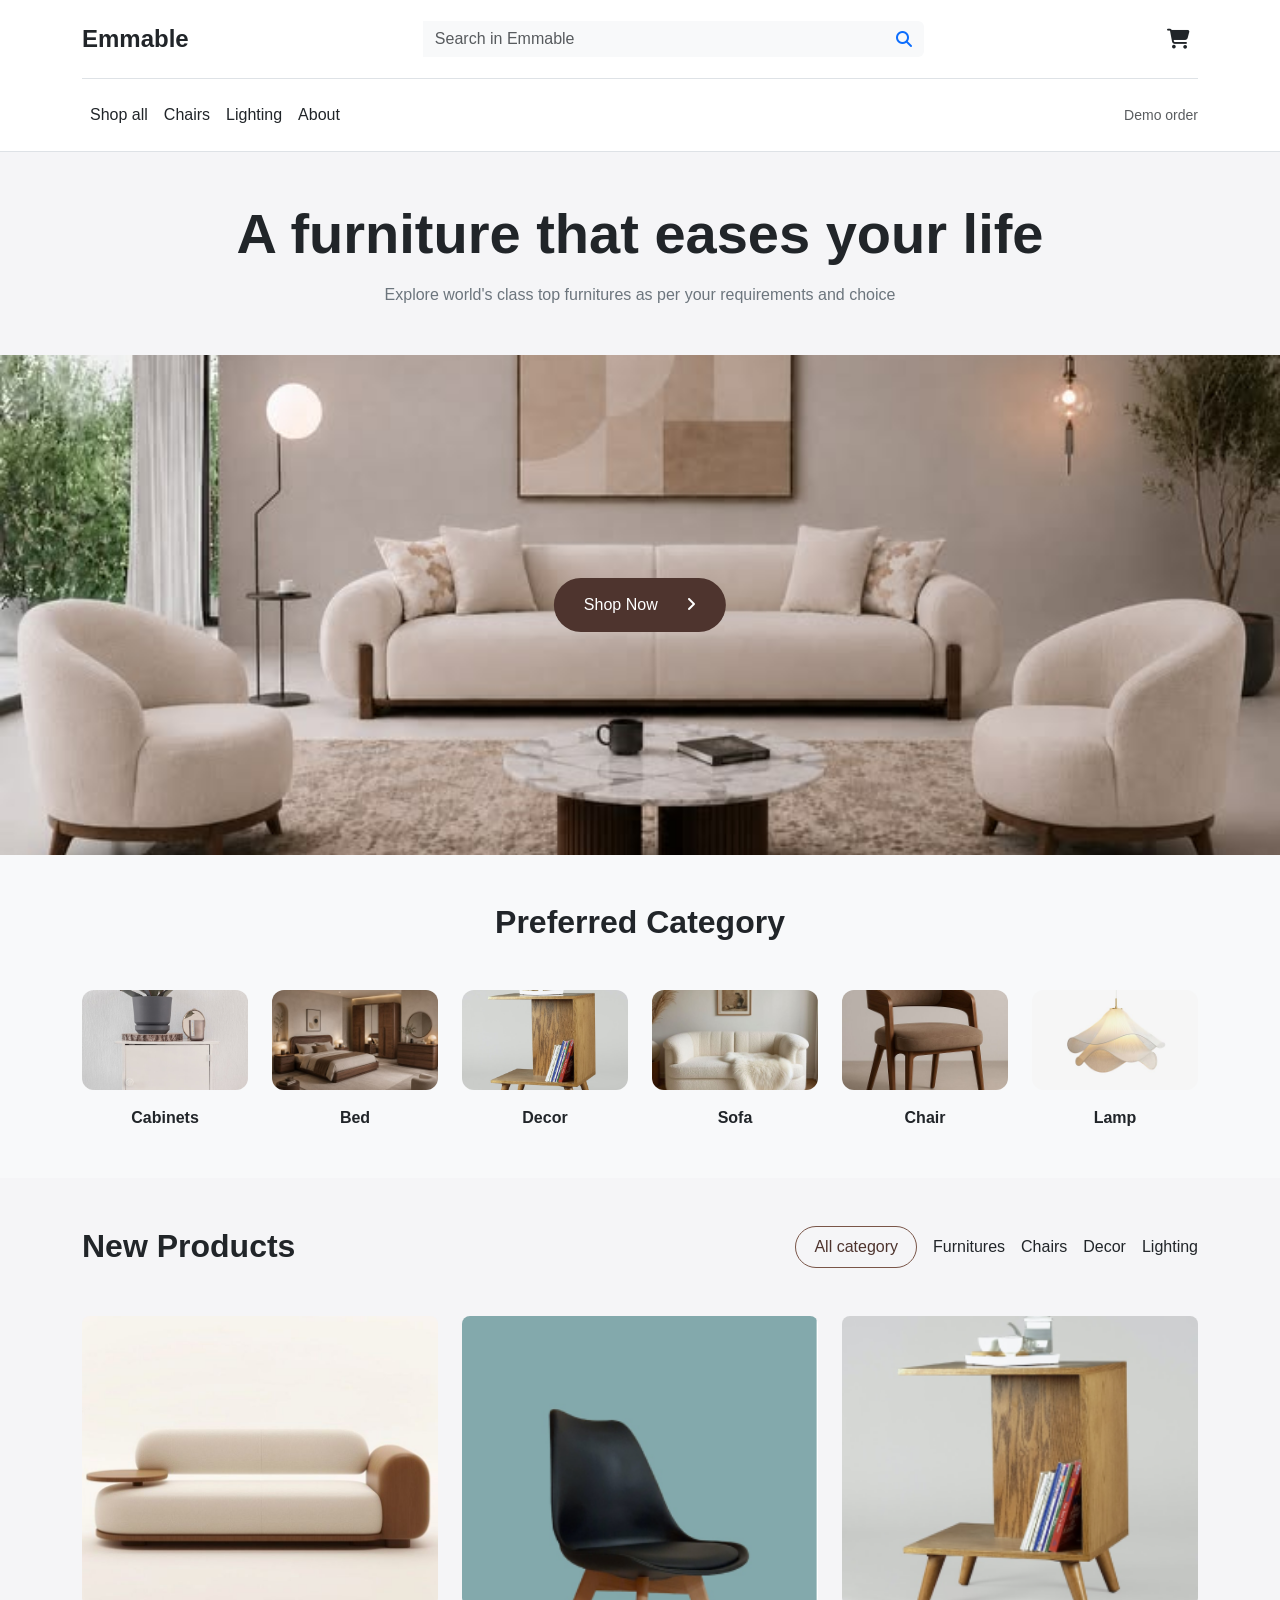
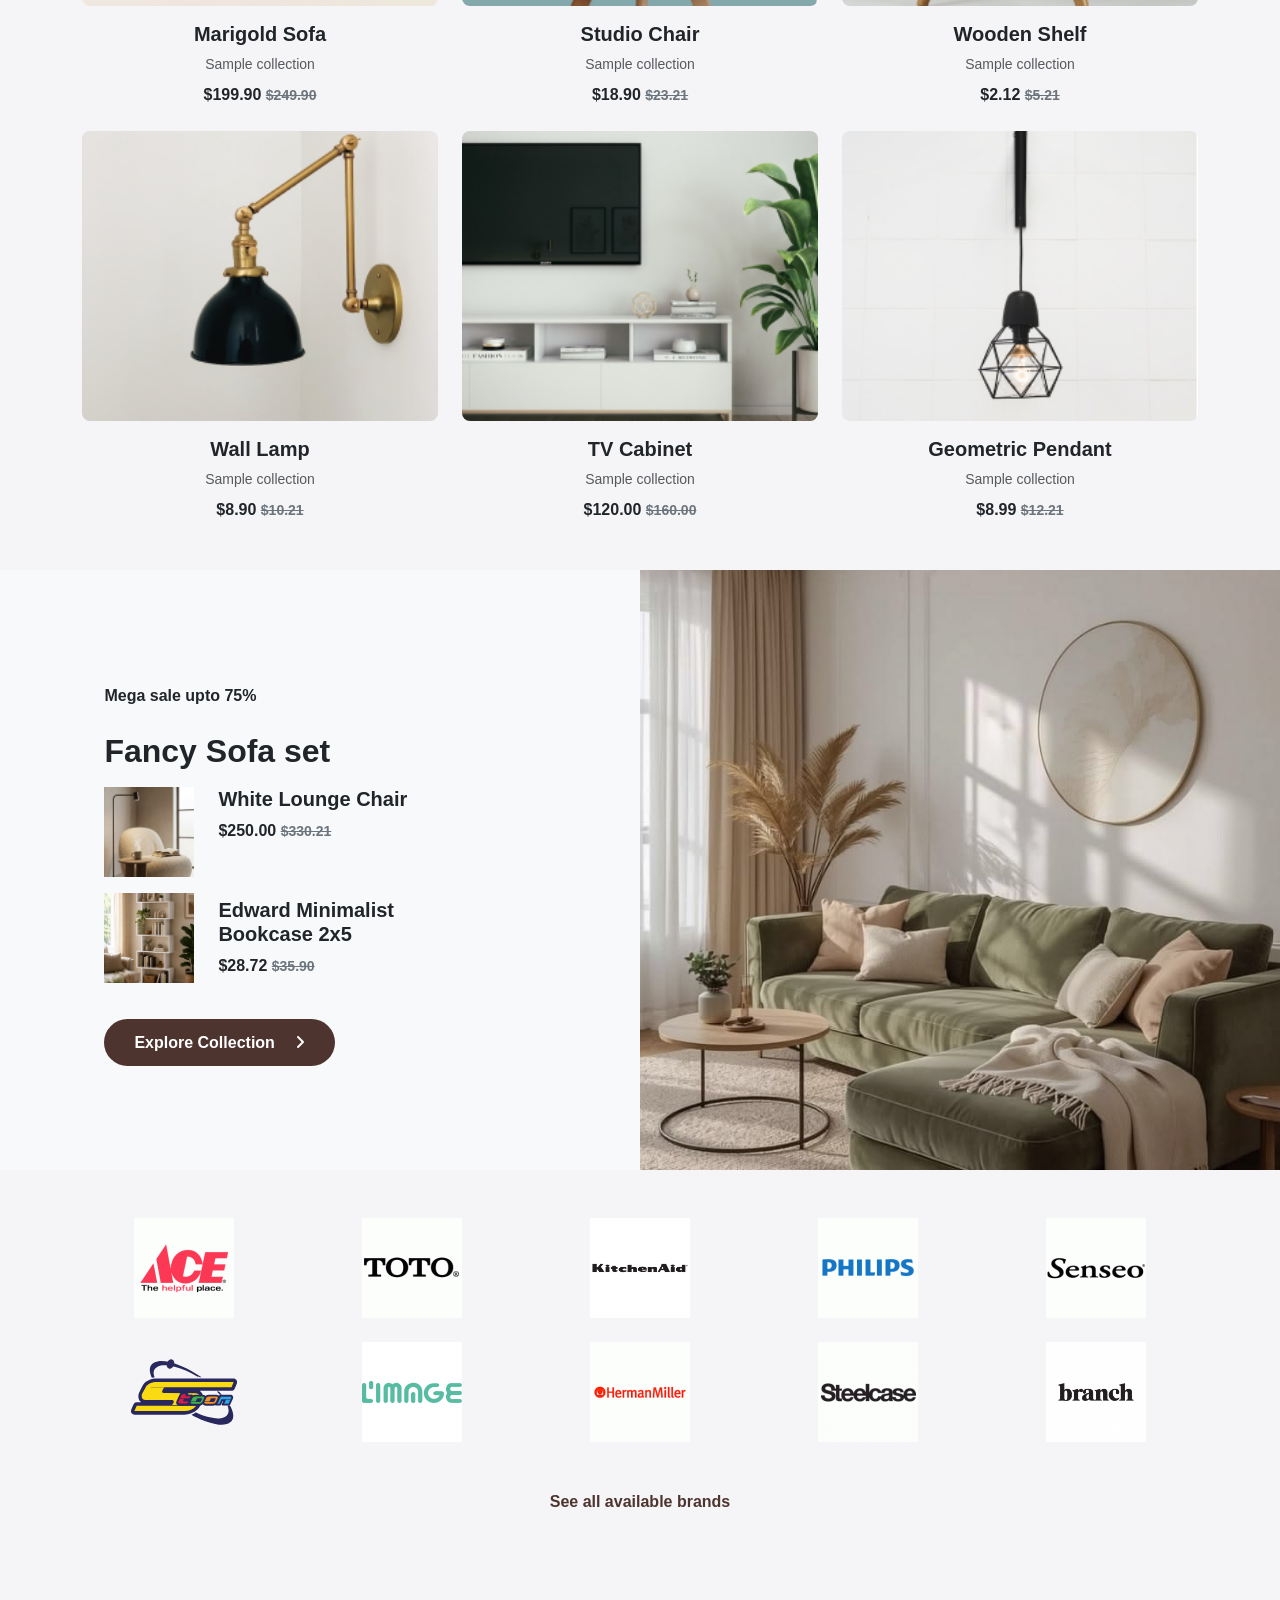
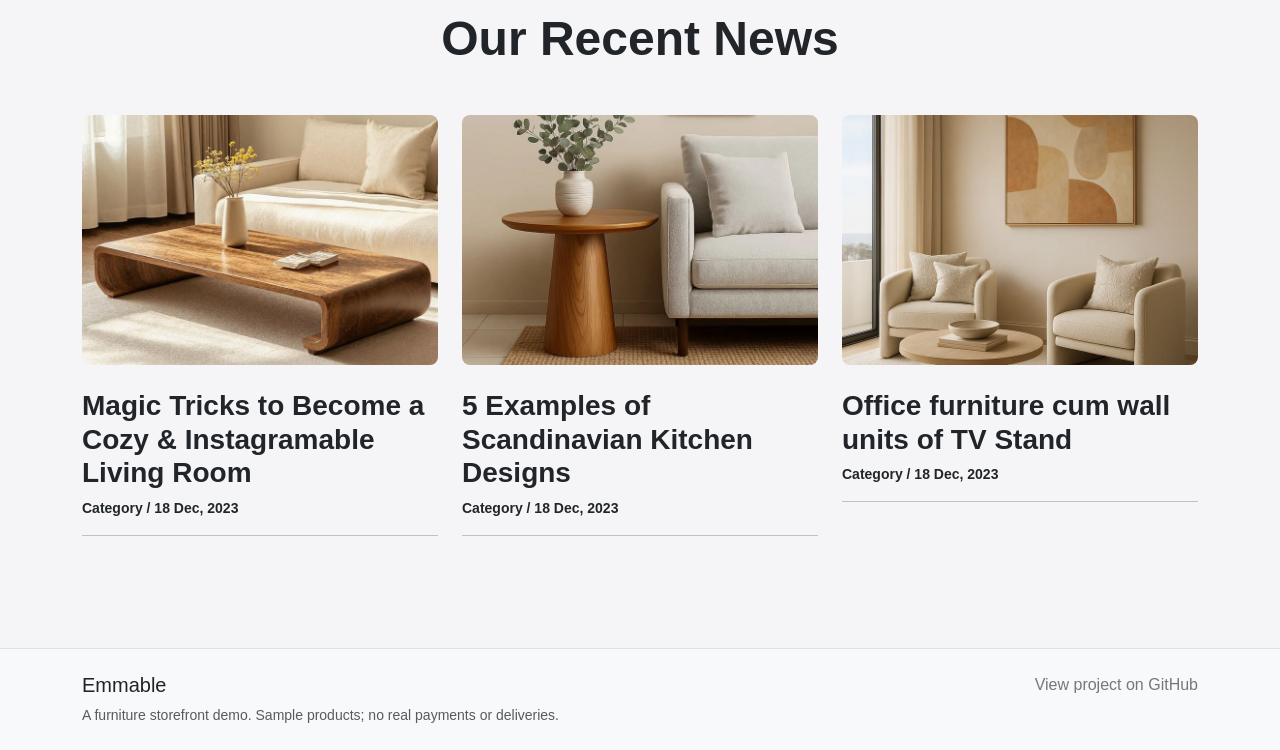
<file: index.html>
<!DOCTYPE html>
<html lang="en">
<head>
    <meta charset="UTF-8">
    <meta name="viewport" content="width=device-width, initial-scale=1.0">
    <title>Emmable | Furniture & Home Decor</title>
    <meta name="description" content="Browse Emmable's furniture and home decor collection, including sofas, chairs, tables, and lighting for every room.">
    <link rel="canonical" href="https://furniture-e-commerce-sand.vercel.app/index.html">
    <meta property="og:title" content="Emmable | Furniture & Home Decor">
    <meta property="og:description" content="Browse Emmable's furniture and home decor collection, including sofas, chairs, tables, and lighting for every room.">
    <meta property="og:type" content="website">
    <meta property="og:url" content="https://furniture-e-commerce-sand.vercel.app/index.html">
    <link rel="stylesheet" href="css/bootstrap.css">
    <link rel="stylesheet" href="css/all.min.css">
    <link rel="stylesheet" href="css/style.css">
</head>

<body>

    <header class="border-bottom sticky-top bg-white">
        <div class="container">
            <div class="d-flex align-items-center justify-content-between py-3 gap-4">
                <a href="index.html" class="navbar-brand fw-bold fs-4 text-dark text-nowrap">Emmable</a>

                <div class="input-group flex-grow-1 search-box">
                    <label for="siteSearchInput" class="visually-hidden">Search in Emmable</label>
                    <input type="text" class="form-control bg-light border-0" placeholder="Search in Emmable" id="siteSearchInput">
                    <button type="button" class="input-group-text bg-light border-0" onclick="performSiteSearch()" aria-label="Search"><i class="fa-solid fa-magnifying-glass text-primary" aria-hidden="true"></i></button>
                </div>

                <div class="d-flex align-items-center gap-3 fs-5 flex-shrink-0">

                    <div class="position-relative">
                        <a href="shopping.html" class="text-dark p-2" id="cartToggle" aria-label="Open cart" aria-controls="cartDropdown"><i class="fa-solid fa-cart-shopping"></i></a>

                        <div class="cart-dropdown bg-white shadow rounded-3 p-3 position-absolute top-100 end-0 mt-2 d-none" id="cartDropdown">
                            <p class="fw-bold mb-3">Cart (<span id="cartCount">0</span>)</p>

                            <div id="cartItemsContainer"></div>

                            <div class="d-flex justify-content-between mb-3">
                                <span class="fw-semibold">Subtotal</span>
                                <span class="fw-bold" id="cartSubtotal">$36.88</span>
                            </div>

                            <a href="shipping.html" class="btn btn-primary w-100 rounded-pill mb-2">Checkout</a>
                            <a href="shopping.html" class="btn btn-outline-dark w-100 rounded-pill">View Cart</a>
                        </div>
                    </div>

                </div>
            </div>

            <div class="d-flex justify-content-between align-items-center py-3 border-top">
                <ul class="nav">
                    <li class="nav-item"><a class="nav-link text-dark px-2" href="products.html">Room <i class="fa-solid fa-chevron-down small"></i></a></li>
                    <li class="nav-item"><a class="nav-link text-dark px-2" href="products.html">Product <i class="fa-solid fa-chevron-down small"></i></a></li>
                    <li class="nav-item"><a class="nav-link text-dark px-2" href="products.html">Collections</a></li>
                    <li class="nav-item"><a class="nav-link text-dark px-2" href="index.html#contact">About</a></li>
                </ul>

                <div class="d-flex gap-4 text-muted small">

                    <a href="order-success.html" class="text-muted text-decoration-none">Demo order</a>
                </div>
            </div>
        </div>
    </header>

     <section class="text-center py-5">
        <div class="container">
            <h1 class="hero-title fw-bold display-4">
                A furniture that eases your life
            </h1>

            <p class="text-secondary mt-3 mb-0">
                Explore world's class top furnitures as per your requirements and choice
            </p>
        </div>

    </section>

    <section class="hero-image position-relative">
        <img src="images/New Vionse Life.jpg" class="w-100 d-block object-fit-cover" alt="Furnished living room with sofa and armchairs">

        <a href="products.html" class="shop-btn position-absolute top-50 start-50 translate-middle">
             Shop Now
            <i class="fa-solid fa-angle-right ms-4"></i>
        </a>

    </section>

    <section class="py-5 bg-light">
        <div class="container">
            <h2 class="text-center fw-bold mb-5"> Preferred Category</h2>
            <div class="row g-4">

                <div class="col-lg-2 col-md-4 col-6 text-center">

                    <a href="products.html?category=cabinet">
                        <img src="images/image13.png" class="category-img w-100" alt="Cabinets">
                    </a>
                    <p class="mt-3 mb-0 fw-semibold">Cabinets</p>
                </div>

                <div class="col-lg-2 col-md-4 col-6 text-center">
                    <a href="products.html?category=bed">

                        <img src="images/bed.jpg" class="category-img w-100" alt="Bed">
                    </a>
                    <p class="mt-3 mb-0 fw-semibold">Bed</p>
                </div>

                <div class="col-lg-2 col-md-4 col-6 text-center">
                    <a href="products.html?category=decor">

                        <img src="images/image15.png" class="category-img w-100" alt="Decor">
                    </a>
                    <p class="mt-3 mb-0 fw-semibold">Decor</p>
                </div>

                <div class="col-lg-2 col-md-4 col-6 text-center">
                    <a href="products.html?category=sofa">
                        <img src="images/sofa.jpg"  class="category-img w-100" alt="Sofa">
                    </a>
                    <p class="mt-3 mb-0 fw-semibold">Sofa</p>
                </div>

                <div class="col-lg-2 col-md-4 col-6 text-center">
                    <a href="products.html?category=chair">
                        <img src="images/chair.jpg" class="category-img w-100" alt="Chair">
                    </a>
                    <p class="mt-3 mb-0 fw-semibold">Chair</p>
                </div>

                <div class="col-lg-2 col-md-4 col-6 text-center">
                    <a href="products.html?category=lamp">
                        <img src="images/lampa.jpg" class="category-img w-100" alt="Lamp">
                    </a>
                    <p class="mt-3 mb-0 fw-semibold">Lamp</p>
                </div>
            </div>
        </div>
    </section>

    <section class="new-products py-5">
        <div class="container" id="Products">
            <div class="products-head d-flex justify-content-between align-items-center mb-5 flex-wrap gap-2">
                <h2 class="fw-bold m-0"> New Products</h2>

                <ul class="category-menu list-unstyled d-flex gap-3 align-items-center m-0 flex-nowrap overflow-auto">
                    <li class="active-category" data-filter="all"> All category </li>
                    <li data-filter="furniture"> Furnitures </li>
                    <li data-filter="chairs"> Chairs </li>
                    <li data-filter="decor"> Decor </li>
                    <li data-filter="lighting"> Lighting</li>
                </ul>
            </div>
            <div class="row g-4" id="homeNewProductsGrid"></div>
            </div>
    </section>

    <section class="collection-section">
        <div class="container-fluid bg-light">
            <div class="row align-items-center">
                <div class="col-lg-6 order-2 order-lg-1 z-0">
                    <div class="collection-content">
                        <p class="fw-bold mb-4"> Mega sale upto 75% </p>

                        <h2 class="fw-bold mb-3 collection-title"> Fancy Sofa set </h2>
                        <div class="d-flex mb-3">
                            <img src="images/white-lounge-chair.jpg" class="small-product-img" alt="White Lounge Chair" loading="lazy">
                            <div class="ms-4">
                                <h5 class="fw-bold"> White Lounge Chair </h5>

                                <p class="fw-bold mb-0">  $250.00

                                    <del class="text-secondary small"> $330.21 </del>
                                </p>
                            </div>

                        </div>

                        <div class="d-flex align-items-center mb-5">
                            <img src="images/Bookcase.jpg" class="small-product-img" alt="Bookcase" loading="lazy">
                            <div class="ms-4">
                                <h5 class="fw-bold">Edward Minimalist
                                    <br>
                                    Bookcase 2x5
                                </h5>

                                <p class="fw-bold mb-0"> $28.72
                                    <del class="text-secondary small"> $35.90</del>
                                </p>
                            </div>
                        </div>

                        <a href="products.html" class="collection-btn"> Explore Collection <i class="fa-solid fa-angle-right ms-3"></i>
                        </a>
                    </div>

                </div>

                <div class="col-lg-6 order-1 order-lg-2 p-0">
                    <img src="images/sofe set.jpg" class="collection-img w-100" alt="Fancy Sofa" loading="lazy">
                </div>
            </div>
        </div>
    </section>

    <section class="brands-section py-5">
        <div class="container">
            <div class="row row-cols-2 row-cols-sm-3 row-cols-md-5 g-4 align-items-center text-center">
                <div class="col">
                    <img src="images/brand.gif" class="brand-img" alt="" loading="lazy">
                </div>

                <div class="col">
                    <img src="images/B-2.png" class="brand-img" alt="" loading="lazy">
                </div>

                <div class="col">
                    <img src="images/B-3.png" class="brand-img" alt="" loading="lazy">
                </div>

                <div class="col">
                    <img src="images/b-4.png" class="brand-img" alt="" loading="lazy">
                </div>

                <div class="col">
                    <img src="images/b-5.gif" class="brand-img" alt="" loading="lazy">
                </div>

                <div class="col">
                    <img src="images/B-51.svg" class="brand-img" alt="" loading="lazy">
                </div>

                <div class="col">
                    <img src="images/b-6.png" class="brand-img" alt="" loading="lazy">
                </div>

                <div class="col">
                    <img src="images/b-8.gif" class="brand-img" alt="" loading="lazy">
                </div>

                <div class="col">
                    <img src="images/b-9.gif" class="brand-img" alt="" loading="lazy">
                </div>

                <div class="col">
                    <img src="images/b-10.png" class="brand-img" alt="" loading="lazy">
                </div>

            </div>

            <div class="text-center mt-5">
                <a href="products.html" class="all-brands fw-bold text-decoration-none"> See all available brands</a>
            </div>
        </div>
    </section>

    <section class="recent-news py-5">
        <div class="container">
            <h2 class="text-center fw-bold display-5 mb-5"> Our Recent News </h2>
            <div class="row g-4">

                <div class="col-lg-4 col-md-6">
                    <div class="news-card">

                        <img src="images/z-1.jpg" class="w-100 rounded-3 news-img" alt="Magic Tricks to Become a Cozy and Instagramable Living Room" loading="lazy">
                        <h3 class="fw-bold mt-4">   Magic Tricks to Become a Cozy & Instagramable Living Room</h3>
                        <p class="fw-bold small"> Category / 18 Dec, 2023</p>
                        <hr>
                    </div>
                </div>

                <div class="col-lg-4 col-md-6">
                    <div class="news-card">

                        <img src="images/z-2.jpg" class="w-100 rounded-3 news-img" alt="5 Examples of Scandinavian Kitchen Designs" loading="lazy">
                        <h3 class="fw-bold mt-4"> 5 Examples of Scandinavian Kitchen Designs</h3>
                        <p class="fw-bold small">  Category / 18 Dec, 2023 </p>

                        <hr>

                    </div>
                </div>

                <div class="col-lg-4 col-md-6">

                    <div class="news-card">
                        <img src="images/z-3.jpg" class="w-100 rounded-3 news-img" alt="Office furniture cum wall units of TV Stand and Music Player" loading="lazy">
                        <h3 class="fw-bold mt-4"> Office furniture cum wall units of TV Stand</h3>
                        <p class="fw-bold small"> Category / 18 Dec, 2023 </p>

                        <hr>
                    </div>
                </div>
            </div>
        </div>
    </section>

    <footer id="contact" class="bg-light border-top mt-5 py-4"><div class="container d-flex justify-content-between flex-wrap gap-3"><div><h2 class="h5">Emmable</h2><p class="text-muted small mb-0">A furniture storefront demo. Sample products; no real payments or deliveries.</p></div><a href="https://github.com/moustafax7-dotcom/Furniture-E-Commerce">View project on GitHub</a></div></footer>
<script src="js/popper.min.js"></script>
    <script src="js/bootstrap.js"></script>
    <script src="js/main.js"></script>
</body>
</html>
</file>
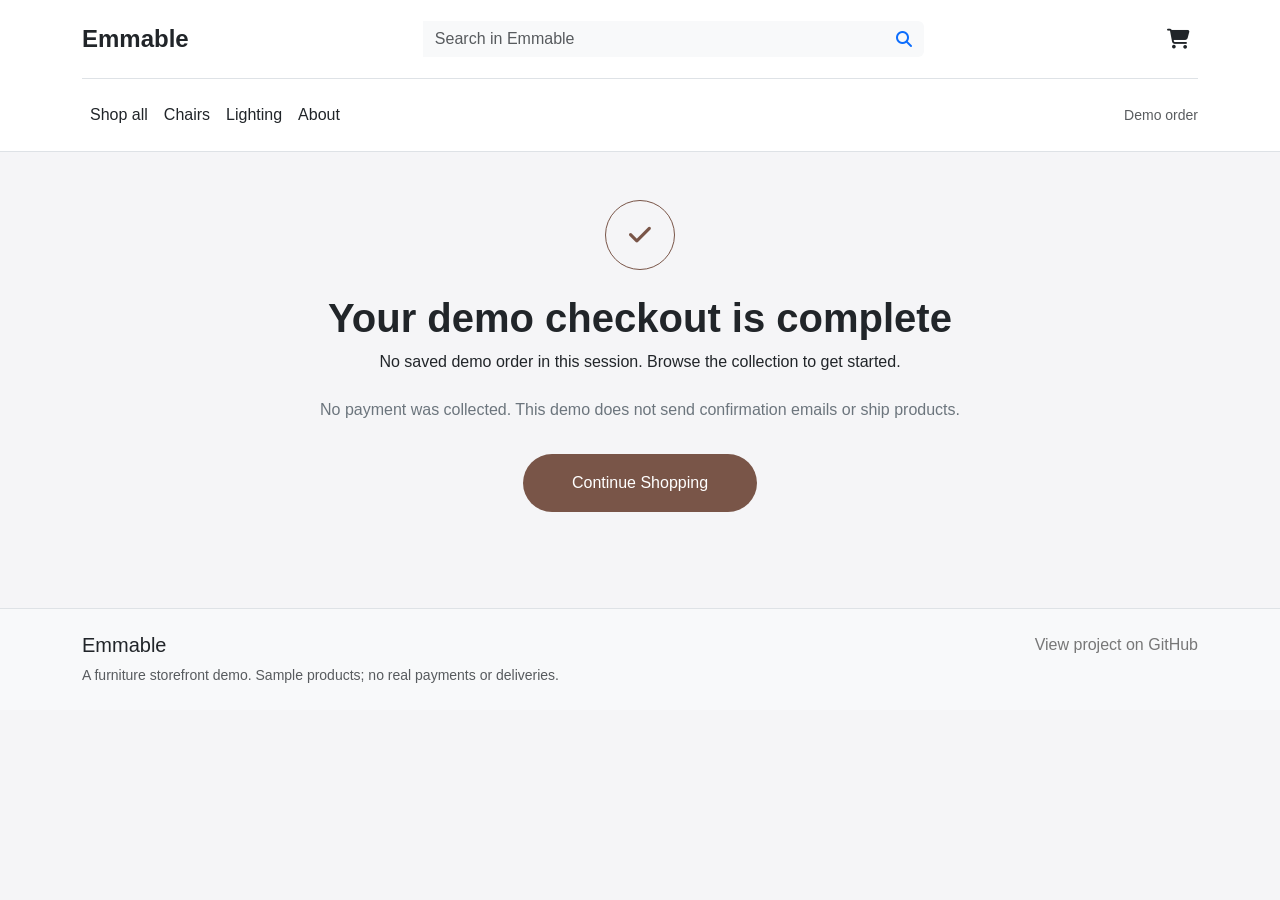
<file: order-success.html>
<!DOCTYPE html>
<html lang="en">
<head>
    <meta charset="UTF-8">
<meta name="robots" content="noindex,follow">
    <meta name="viewport" content="width=device-width, initial-scale=1.0">
    <title>Order Confirmed | Emmable</title>
    <meta name="description" content="Your Emmable order has been placed successfully.">
    <link rel="canonical" href="https://furniture-e-commerce-sand.vercel.app/order-success.html">
    <meta property="og:title" content="Order Confirmed | Emmable">
    <meta property="og:description" content="Your Emmable order has been placed successfully.">
    <meta property="og:type" content="website">
    <meta property="og:url" content="https://furniture-e-commerce-sand.vercel.app/order-success.html">

     <link rel="stylesheet" href="css/bootstrap.css">
    <link rel="stylesheet" href="css/all.min.css">
    <link rel="stylesheet" href="css/style.css">
</head>
<body>
     <header class="border-bottom sticky-top bg-white">
        <div class="container">
            <div class="d-flex align-items-center justify-content-between py-3 gap-4">
                <a href="index.html" class="navbar-brand fw-bold fs-4 text-dark text-nowrap">Emmable</a>

                <div class="input-group flex-grow-1 search-box">
                    <label for="siteSearchInput" class="visually-hidden">Search in Emmable</label>
                    <input type="text" class="form-control bg-light border-0" placeholder="Search in Emmable" id="siteSearchInput">
                    <button type="button" class="input-group-text bg-light border-0" onclick="performSiteSearch()" aria-label="Search"><i class="fa-solid fa-magnifying-glass text-primary" aria-hidden="true"></i></button>
                </div>

                <div class="d-flex align-items-center gap-3 fs-5 flex-shrink-0">

                    <div class="position-relative">
                        <a href="shopping.html" class="text-dark p-2" id="cartToggle" aria-label="Open cart" aria-controls="cartDropdown"><i class="fa-solid fa-cart-shopping"></i></a>

                        <div class="cart-dropdown bg-white shadow rounded-3 p-3 position-absolute top-100 end-0 mt-2 d-none" id="cartDropdown">
                            <p class="fw-bold mb-3">Cart (<span id="cartCount">0</span>)</p>

                            <div id="cartItemsContainer"></div>

                            <div class="d-flex justify-content-between mb-3">
                                <span class="fw-semibold">Subtotal</span>
                                <span class="fw-bold" id="cartSubtotal">$36.88</span>
                            </div>

                            <a href="shipping.html" class="btn btn-primary w-100 rounded-pill mb-2">Checkout</a>
                            <a href="shopping.html" class="btn btn-outline-dark w-100 rounded-pill">View Cart</a>
                        </div>
                    </div>

                </div>
            </div>

            <div class="d-flex justify-content-between align-items-center py-3 border-top">
                <ul class="nav">
                    <li class="nav-item"><a class="nav-link text-dark px-2" href="products.html">Room <i class="fa-solid fa-chevron-down small"></i></a></li>
                    <li class="nav-item"><a class="nav-link text-dark px-2" href="products.html">Product <i class="fa-solid fa-chevron-down small"></i></a></li>
                    <li class="nav-item"><a class="nav-link text-dark px-2" href="products.html">Collections</a></li>
                    <li class="nav-item"><a class="nav-link text-dark px-2" href="index.html#contact">About</a></li>
                </ul>

                <div class="d-flex gap-4 text-muted small">

                    <a href="order-success.html" class="text-muted text-decoration-none">Demo order</a>
                </div>
            </div>
        </div>
    </header>

    <section class="py-5">
    <div class="container text-center">

        <div class="check-icon mx-auto mb-4">
            <i class="fa-solid fa-check"></i>
        </div>

        <h1 class="fw-bold">
            Your demo checkout is complete
        </h1>

        <p class="fw-medium" id="savedOrder">
            Loading order summary…
        </p>

        <p class="text-secondary mt-4">
            No payment was collected. This demo does not send confirmation emails or ship products.
        </p>

        <a href="products.html" class="btn check-btn rounded-pill px-5 py-3 mt-3">
            Continue Shopping
        </a>

    </div>
    </section>

    <footer id="contact" class="bg-light border-top mt-5 py-4"><div class="container d-flex justify-content-between flex-wrap gap-3"><div><h2 class="h5">Emmable</h2><p class="text-muted small mb-0">A furniture storefront demo. Sample products; no real payments or deliveries.</p></div><a href="https://github.com/moustafax7-dotcom/Furniture-E-Commerce">View project on GitHub</a></div></footer>
<script src="js/popper.min.js"></script>
    <script src="js/bootstrap.js"></script>
    <script src="js/main.js"></script>
  </body>
</html>
</file>
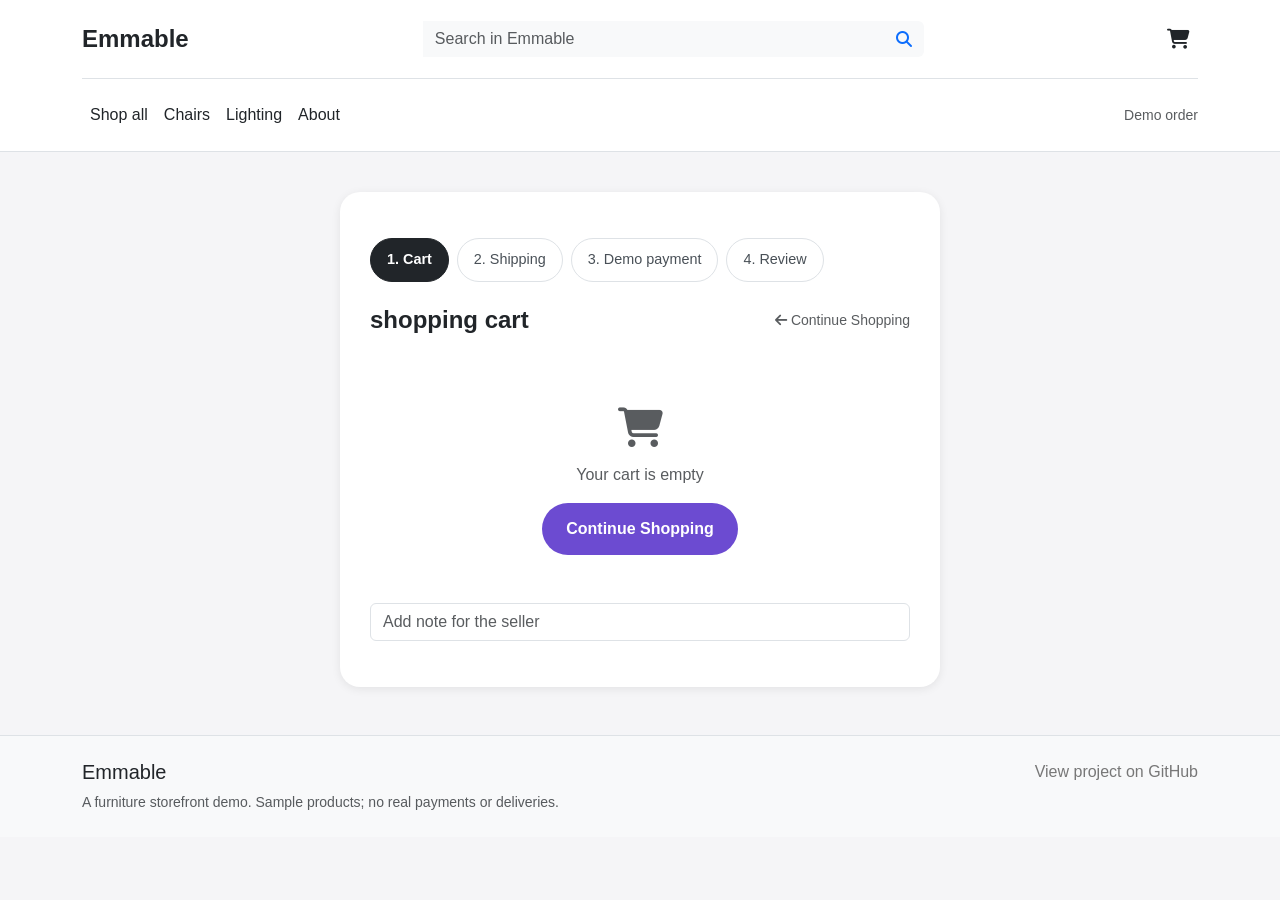
<file: payment.html>
<!DOCTYPE html>
<html lang="en">
<head>
    <meta charset="UTF-8">
<meta name="robots" content="noindex,follow">
    <meta name="viewport" content="width=device-width, initial-scale=1.0">
    <title>Payment | Emmable</title>
    <meta name="description" content="Choose a payment method to complete your Emmable order.">
    <link rel="canonical" href="https://furniture-e-commerce-sand.vercel.app/payment.html">
    <meta property="og:title" content="Payment | Emmable">
    <meta property="og:description" content="Choose a payment method to complete your Emmable order.">
    <meta property="og:type" content="website">
    <meta property="og:url" content="https://furniture-e-commerce-sand.vercel.app/payment.html">
    <link rel="stylesheet" href="css/bootstrap.css">
    <link rel="stylesheet" href="css/all.min.css">
    <link rel="stylesheet" href="css/style.css">
</head>
<body>
    <header class="border-bottom sticky-top bg-white">
        <div class="container">
            <div class="d-flex align-items-center justify-content-between py-3 gap-4">
                <a href="index.html" class="navbar-brand fw-bold fs-4 text-dark text-nowrap">Emmable</a>

                <div class="input-group flex-grow-1 search-box">
                    <label for="siteSearchInput" class="visually-hidden">Search in Emmable</label>
                    <input type="text" class="form-control bg-light border-0" placeholder="Search in Emmable" id="siteSearchInput">
                    <button type="button" class="input-group-text bg-light border-0" onclick="performSiteSearch()" aria-label="Search"><i class="fa-solid fa-magnifying-glass text-primary" aria-hidden="true"></i></button>
                </div>

                <div class="d-flex align-items-center gap-3 fs-5 flex-shrink-0">

                    <div class="position-relative">
                        <a href="shopping.html" class="text-dark p-2" id="cartToggle" aria-label="Open cart" aria-controls="cartDropdown"><i class="fa-solid fa-cart-shopping"></i></a>

                        <div class="cart-dropdown bg-white shadow rounded-3 p-3 position-absolute top-100 end-0 mt-2 d-none" id="cartDropdown">
                            <p class="fw-bold mb-3">Cart (<span id="cartCount">0</span>)</p>

                            <div id="cartItemsContainer"></div>

                            <div class="d-flex justify-content-between mb-3">
                                <span class="fw-semibold">Subtotal</span>
                                <span class="fw-bold" id="cartSubtotal">$36.88</span>
                            </div>

                            <a href="shipping.html" class="btn btn-primary w-100 rounded-pill mb-2">Checkout</a>
                            <a href="shopping.html" class="btn btn-outline-dark w-100 rounded-pill">View Cart</a>
                        </div>
                    </div>

                </div>
            </div>

            <div class="d-flex justify-content-between align-items-center py-3 border-top">
                <ul class="nav">
                    <li class="nav-item"><a class="nav-link text-dark px-2" href="products.html">Room <i class="fa-solid fa-chevron-down small"></i></a></li>
                    <li class="nav-item"><a class="nav-link text-dark px-2" href="products.html">Product <i class="fa-solid fa-chevron-down small"></i></a></li>
                    <li class="nav-item"><a class="nav-link text-dark px-2" href="products.html">Collections</a></li>
                    <li class="nav-item"><a class="nav-link text-dark px-2" href="index.html#contact">About</a></li>
                </ul>

                <div class="d-flex gap-4 text-muted small">

                    <a href="order-success.html" class="text-muted text-decoration-none">Demo order</a>
                </div>
            </div>
        </div>
    </header>

    <main class="container py-5" id="checkout-main-content">
        <div class="row gx-lg-5">
            <div class="col-lg-8 position-relative">
                <div class="step-line"></div>

                <div class="d-flex align-items-start mb-4 position-relative">
                    <div class="step-circle bg-purple text-white rounded-circle d-flex justify-content-center align-items-center me-3 fs-5 fw-bold">2</div>
                    <h2 class="fw-bold m-0 mt-1">Payment</h2>
                </div>

                <div class="mb-3">
                    <a href="shipping.html" class="text-muted small text-decoration-none"><i class="fa-solid fa-arrow-left me-1"></i>Back to Shipping</a>
                </div>

                <div class="ps-5 ms-2 mb-5">
                    <h5 class="mb-4">Choose Payment method</h5>

                    <form id="payment-form">
                        <div class="border rounded-3 p-4">
                            <h3 class="h5">Demo checkout</h3>
                            <p class="mb-0">Try the complete checkout flow. No payment is collected and no items are shipped. You do not need to enter card details.</p>
                        </div>
                    </form>
                </div>

                <div class="d-flex align-items-start opacity-50 position-relative mt-5">
                    <div class="step-circle border border-2 border-secondary text-secondary rounded-circle d-flex justify-content-center align-items-center me-3 fs-5 fw-bold bg-white">3</div>
                    <h3 class="fw-bold m-0 mt-1 fs-4 text-secondary">Review Order</h3>
                </div>
            </div>

            <div class="col-lg-4 mt-5 mt-lg-0">
                <div class="card border-0 shadow-sm rounded-4 p-4 sticky-top" style="top: 20px;">
                    <h5 class="fw-bold mb-4">Order Summary</h5>
                    <div class="d-flex justify-content-between mb-3">
                        <span class="text-muted">Subtotal</span>
                        <span class="fw-semibold" id="summarySubtotal">$0.00</span>
                    </div>
                    <div class="d-flex justify-content-between mb-3">
                        <span class="text-muted">Tax</span>
                        <span class="fw-semibold">$00.00</span>
                    </div>
                    <div class="d-flex justify-content-between mb-3 pb-3 border-bottom">
                        <span class="text-muted">Shipping</span>
                    <span class="fw-semibold">$14.00</span>
                    </div>
                    <div class="d-flex justify-content-between mb-4 mt-2">
                        <span class="fw-bold fs-5">Total</span>
                        <span class="fw-bold fs-5" id="summaryTotal">$0.00</span>
                    </div>
                    <button type="submit" form="payment-form" class="btn bg-purple text-white w-100 py-3 rounded-pill fw-bold fs-6">Next</button>
                </div>
            </div>
        </div>
    </main>

    <footer id="contact" class="bg-light border-top mt-5 py-4"><div class="container d-flex justify-content-between flex-wrap gap-3"><div><h2 class="h5">Emmable</h2><p class="text-muted small mb-0">A furniture storefront demo. Sample products; no real payments or deliveries.</p></div><a href="https://github.com/moustafax7-dotcom/Furniture-E-Commerce">View project on GitHub</a></div></footer>
<script src="js/popper.min.js"></script>
    <script src="js/bootstrap.js"></script>
    <script src="js/main.js"></script>
</body>
</html>
</file>
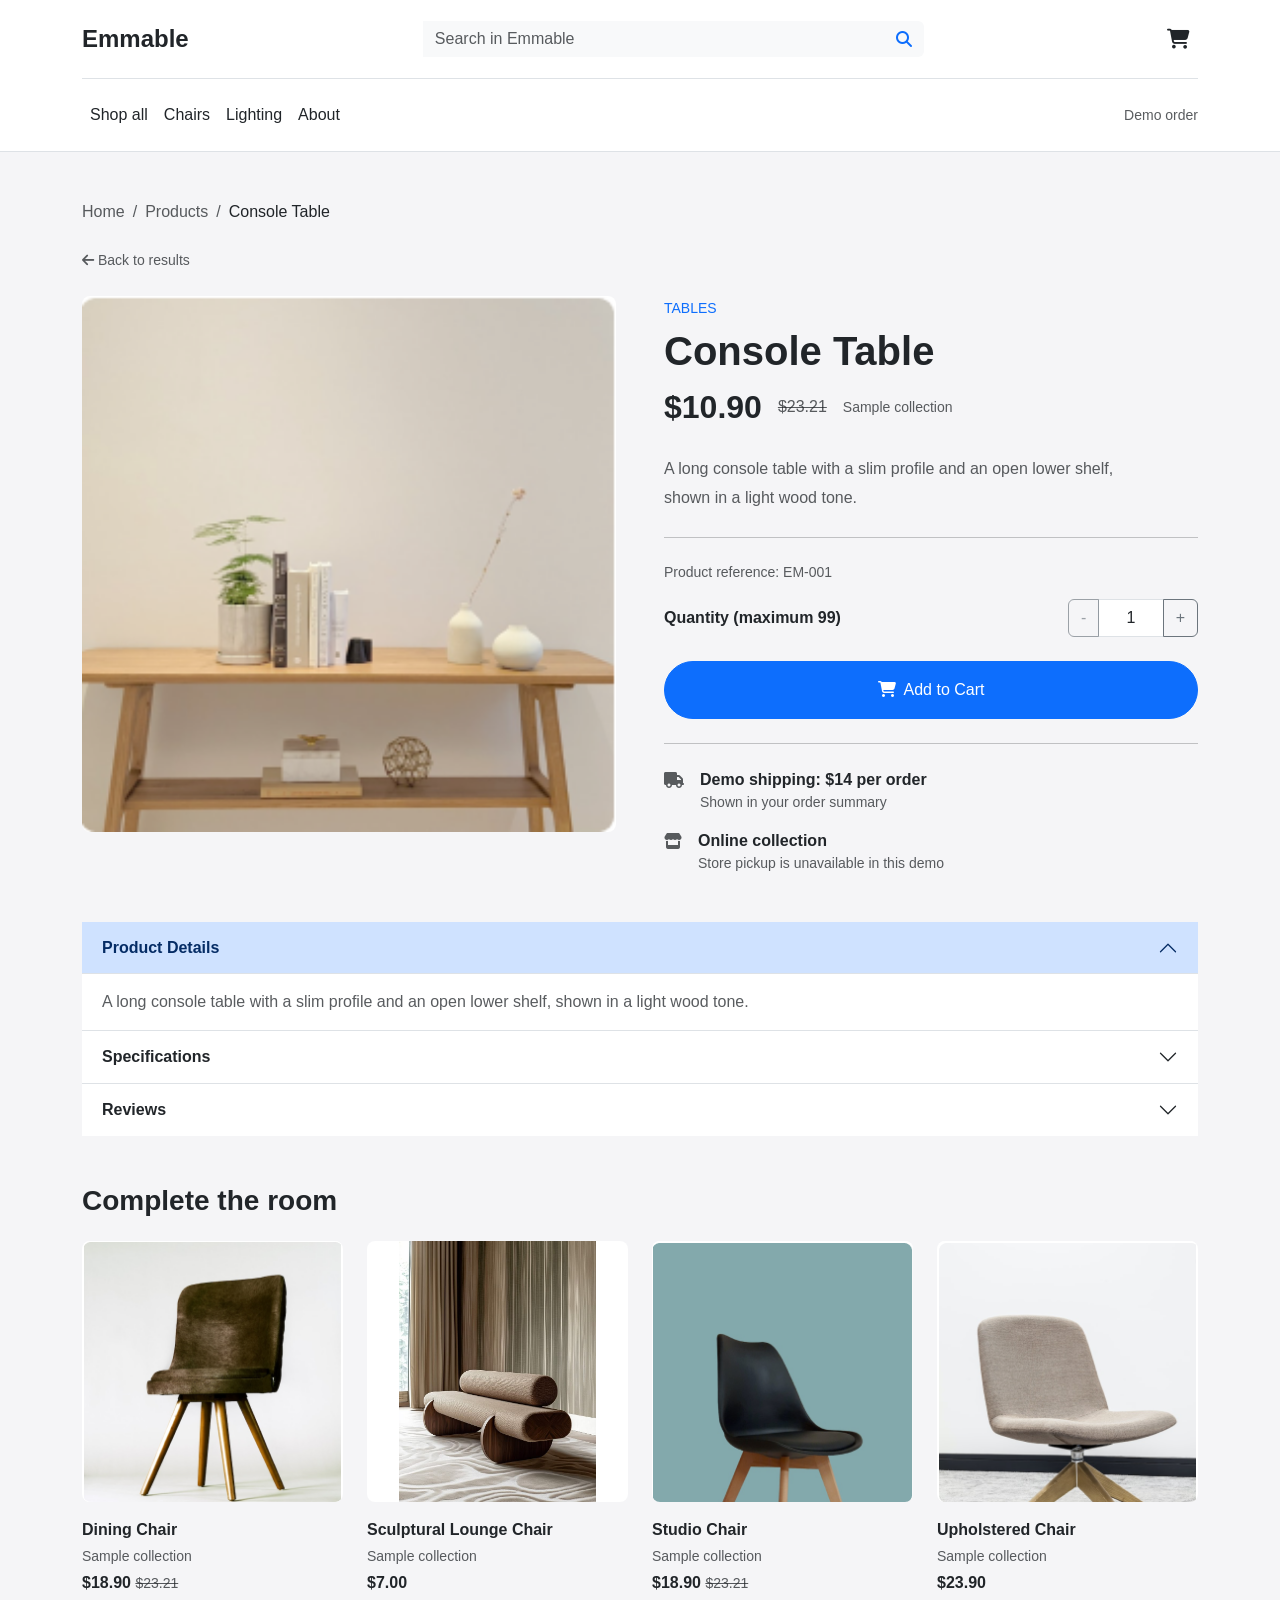
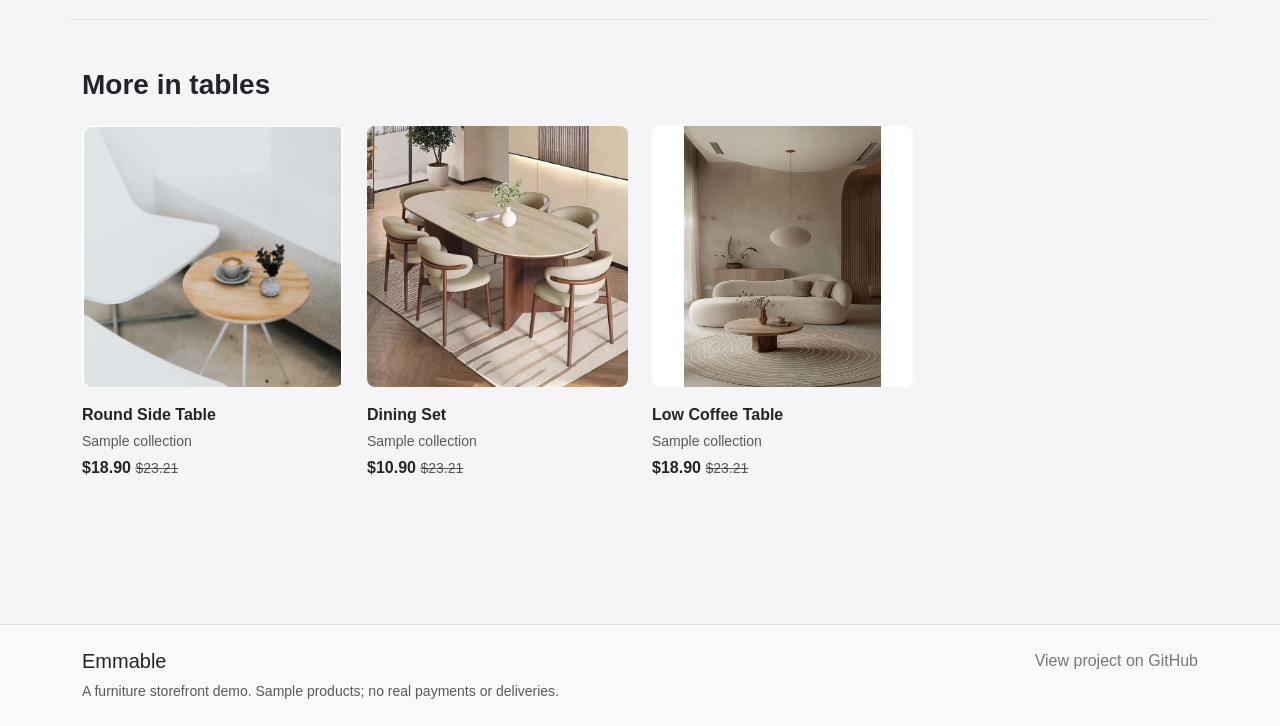
<file: product-details.html>
<!DOCTYPE html>
<html lang="en">
<head>
    <meta charset="UTF-8">
    <meta name="viewport" content="width=device-width, initial-scale=1.0">
    <title>Product Details | Emmable</title>
    <meta name="description" content="View product details, pricing, and add furniture items to your Emmable cart.">
    <link rel="canonical" href="https://furniture-e-commerce-sand.vercel.app/product-details.html">
    <meta property="og:title" content="Product Details | Emmable">
    <meta property="og:description" content="View product details, pricing, and add furniture items to your Emmable cart.">
    <meta property="og:type" content="website">
    <meta property="og:url" content="https://furniture-e-commerce-sand.vercel.app/product-details.html">

    <link rel="stylesheet" href="css/bootstrap.css">
    <link rel="stylesheet" href="css/all.min.css">
    <link rel="stylesheet" href="css/style.css">
</head>
<body>

<header class="border-bottom sticky-top bg-white">
        <div class="container">
            <div class="d-flex align-items-center justify-content-between py-3 gap-4">
                <a href="index.html" class="navbar-brand fw-bold fs-4 text-dark text-nowrap">Emmable</a>

                <div class="input-group flex-grow-1 search-box">
                    <label for="siteSearchInput" class="visually-hidden">Search in Emmable</label>
                    <input type="text" class="form-control bg-light border-0" placeholder="Search in Emmable" id="siteSearchInput">
                    <button type="button" class="input-group-text bg-light border-0" onclick="performSiteSearch()" aria-label="Search"><i class="fa-solid fa-magnifying-glass text-primary" aria-hidden="true"></i></button>
                </div>

                <div class="d-flex align-items-center gap-3 fs-5 flex-shrink-0">

                    <div class="position-relative">
                        <a href="shopping.html" class="text-dark p-2" id="cartToggle" aria-label="Open cart" aria-controls="cartDropdown"><i class="fa-solid fa-cart-shopping"></i></a>

                        <div class="cart-dropdown bg-white shadow rounded-3 p-3 position-absolute top-100 end-0 mt-2 d-none" id="cartDropdown">
                            <p class="fw-bold mb-3">Cart (<span id="cartCount">0</span>)</p>

                            <div id="cartItemsContainer"></div>

                            <div class="d-flex justify-content-between mb-3">
                                <span class="fw-semibold">Subtotal</span>
                                <span class="fw-bold" id="cartSubtotal">$36.88</span>
                            </div>

                            <a href="shipping.html" class="btn btn-primary w-100 rounded-pill mb-2">Checkout</a>
                            <a href="shopping.html" class="btn btn-outline-dark w-100 rounded-pill">View Cart</a>
                        </div>
                    </div>

                </div>
            </div>

            <div class="d-flex justify-content-between align-items-center py-3 border-top">
                <ul class="nav">
                    <li class="nav-item"><a class="nav-link text-dark px-2" href="products.html">Room <i class="fa-solid fa-chevron-down small"></i></a></li>
                    <li class="nav-item"><a class="nav-link text-dark px-2" href="products.html">Product <i class="fa-solid fa-chevron-down small"></i></a></li>
                    <li class="nav-item"><a class="nav-link text-dark px-2" href="products.html">Collections</a></li>
                    <li class="nav-item"><a class="nav-link text-dark px-2" href="index.html#contact">About</a></li>
                </ul>

                <div class="d-flex gap-4 text-muted small">

                    <a href="order-success.html" class="text-muted text-decoration-none">Demo order</a>
                </div>
            </div>
        </div>
    </header>

    <main class="container py-5" id="productDetailsRoot">

        <nav aria-label="breadcrumb" class="mb-4">
            <ol class="breadcrumb">
                <li class="breadcrumb-item"><a href="index.html" class="text-decoration-none text-muted">Home</a></li>
                <li class="breadcrumb-item"><a href="products.html" class="text-decoration-none text-muted">Products</a></li>
                <li class="breadcrumb-item active text-dark" aria-current="page" id="breadcrumbProductName">Product</li>
            </ol>
        </nav>

        <div class="mb-4">
            <a id="detailBackLink" href="products.html" class="text-muted small text-decoration-none"><i class="fa-solid fa-arrow-left me-1"></i>Back to results</a>
        </div>

        <div class="row g-3 g-lg-5 mb-5">
            <div class="col-lg-6">
                <img id="detailImage" src="images/image25.png" class="img-fluid rounded-3 mb-3" alt="Product photo">

            </div>

            <div class="col-lg-6">
                <a id="detailCategory" href="products.html" class="small text-uppercase text-decoration-none d-inline-block mb-2">Collection</a>
                <h1 class="fw-bold mb-2" id="detailName">Product details</h1>

                <div class="d-flex align-items-center gap-3 mb-4">
                    <span class="fs-2 fw-bold" id="detailPrice"></span>
                    <span class="text-muted text-decoration-line-through fs-6 d-none" id="detailOldPrice">$0.00</span>
                    <span class="text-muted small">Sample collection</span>
                </div>
                <p class="text-muted mb-4" id="detailDescription"></p>

                <hr class="mb-4">

                <p class="text-muted small">Product reference: <span id="detailReference"></span></p>

                <div class="d-flex align-items-center justify-content-between mb-4">
                    <p class="fw-semibold mb-0">Quantity (maximum 99)</p>
                    <div class="input-group quantity-box-lg">
                        <button class="btn btn-outline-secondary" type="button" id="detailQtyMinus" onclick="changeDetailQty(-1)" aria-label="Decrease quantity" disabled>-</button>
                        <input type="text" class="form-control text-center" id="detailQtyInput" value="1" readonly aria-label="Quantity">
                        <button class="btn btn-outline-secondary" type="button" id="detailQtyPlus" onclick="changeDetailQty(1)" aria-label="Increase quantity">+</button>
                    </div>
                </div>

                <div class="d-flex flex-column gap-2">

                    <button class="btn btn-primary rounded-pill flex-grow-1 py-3" id="detailAddToCartBtn" onclick="addDetailProductToCart()">
                        <i class="fa-solid fa-cart-shopping me-2"></i>Add to Cart
                    </button>
                    <a href="shopping.html" class="btn btn-outline-dark rounded-pill py-3" id="detailViewCart" hidden>View cart &amp; checkout</a>
                </div>

                <hr class="my-4">

                <div class="d-flex align-items-start gap-3 mb-3">
                    <i class="fa-solid fa-truck text-muted mt-1"></i>
                    <div>
                        <p class="fw-semibold mb-0">Demo shipping: $14 per order</p>
                        <p class="text-muted small mb-0">Shown in your order summary</p>
                    </div>
                </div>

                <div class="d-flex align-items-start gap-3">
                    <i class="fa-solid fa-store text-muted mt-1"></i>
                    <div>
                        <p class="fw-semibold mb-0">Online collection</p>
                        <p class="text-muted small mb-0">Store pickup is unavailable in this demo</p>
                    </div>
                </div>
            </div>
        </div>

        <div class="accordion accordion-flush mb-5" id="productAccordion">
            <div class="accordion-item">
                <h2 class="accordion-header">
                    <button class="accordion-button fw-semibold" type="button" data-bs-toggle="collapse" data-bs-target="#detailsCollapse">
                        Product Details
                    </button>
                </h2>
                <div id="detailsCollapse" class="accordion-collapse collapse show" data-bs-parent="#productAccordion">
                    <div class="accordion-body text-muted" id="detailOverview">
                        Loading product information…
                    </div>
                </div>
            </div>

            <div class="accordion-item">
                <h2 class="accordion-header">
                    <button class="accordion-button collapsed fw-semibold" type="button" data-bs-toggle="collapse" data-bs-target="#dimensionsCollapse">
                        Specifications
                    </button>
                </h2>
                <div id="dimensionsCollapse" class="accordion-collapse collapse" data-bs-parent="#productAccordion">
                    <div class="accordion-body text-muted" id="detailSpecs">
                        Verified specifications are not available.
                    </div>
                </div>
            </div>

            <div class="accordion-item">
                <h2 class="accordion-header">
                    <button class="accordion-button collapsed fw-semibold" type="button" data-bs-toggle="collapse" data-bs-target="#reviewsCollapse">
                        Reviews
                    </button>
                </h2>
                <div id="reviewsCollapse" class="accordion-collapse collapse" data-bs-parent="#productAccordion">
                    <div class="accordion-body text-muted">
                        Customer reviews are not collected in this demo.
                    </div>
                </div>
            </div>
        </div>

        <h2 class="h3 fw-bold mb-4">Complete the room</h2>
        <div class="row g-4 mb-5 pb-4 border-bottom" id="goodMatchingList"></div>

        <section id="relatedSection"><h2 class="h3 fw-bold mb-4" id="relatedHeading">Related products</h2>
        <div class="row g-4 mb-5" id="relatedProductsList"></div></section>

    </main>

    <footer id="contact" class="bg-light border-top mt-5 py-4"><div class="container d-flex justify-content-between flex-wrap gap-3"><div><h2 class="h5">Emmable</h2><p class="text-muted small mb-0">A furniture storefront demo. Sample products; no real payments or deliveries.</p></div><a href="https://github.com/moustafax7-dotcom/Furniture-E-Commerce">View project on GitHub</a></div></footer>
<noscript><p class="container">Enable JavaScript to view product information and use the shopping cart.</p></noscript>
<script src="js/popper.min.js"></script>
    <script src="js/bootstrap.js"></script>
    <script src="js/main.js"></script>
</body>
</html>
</file>
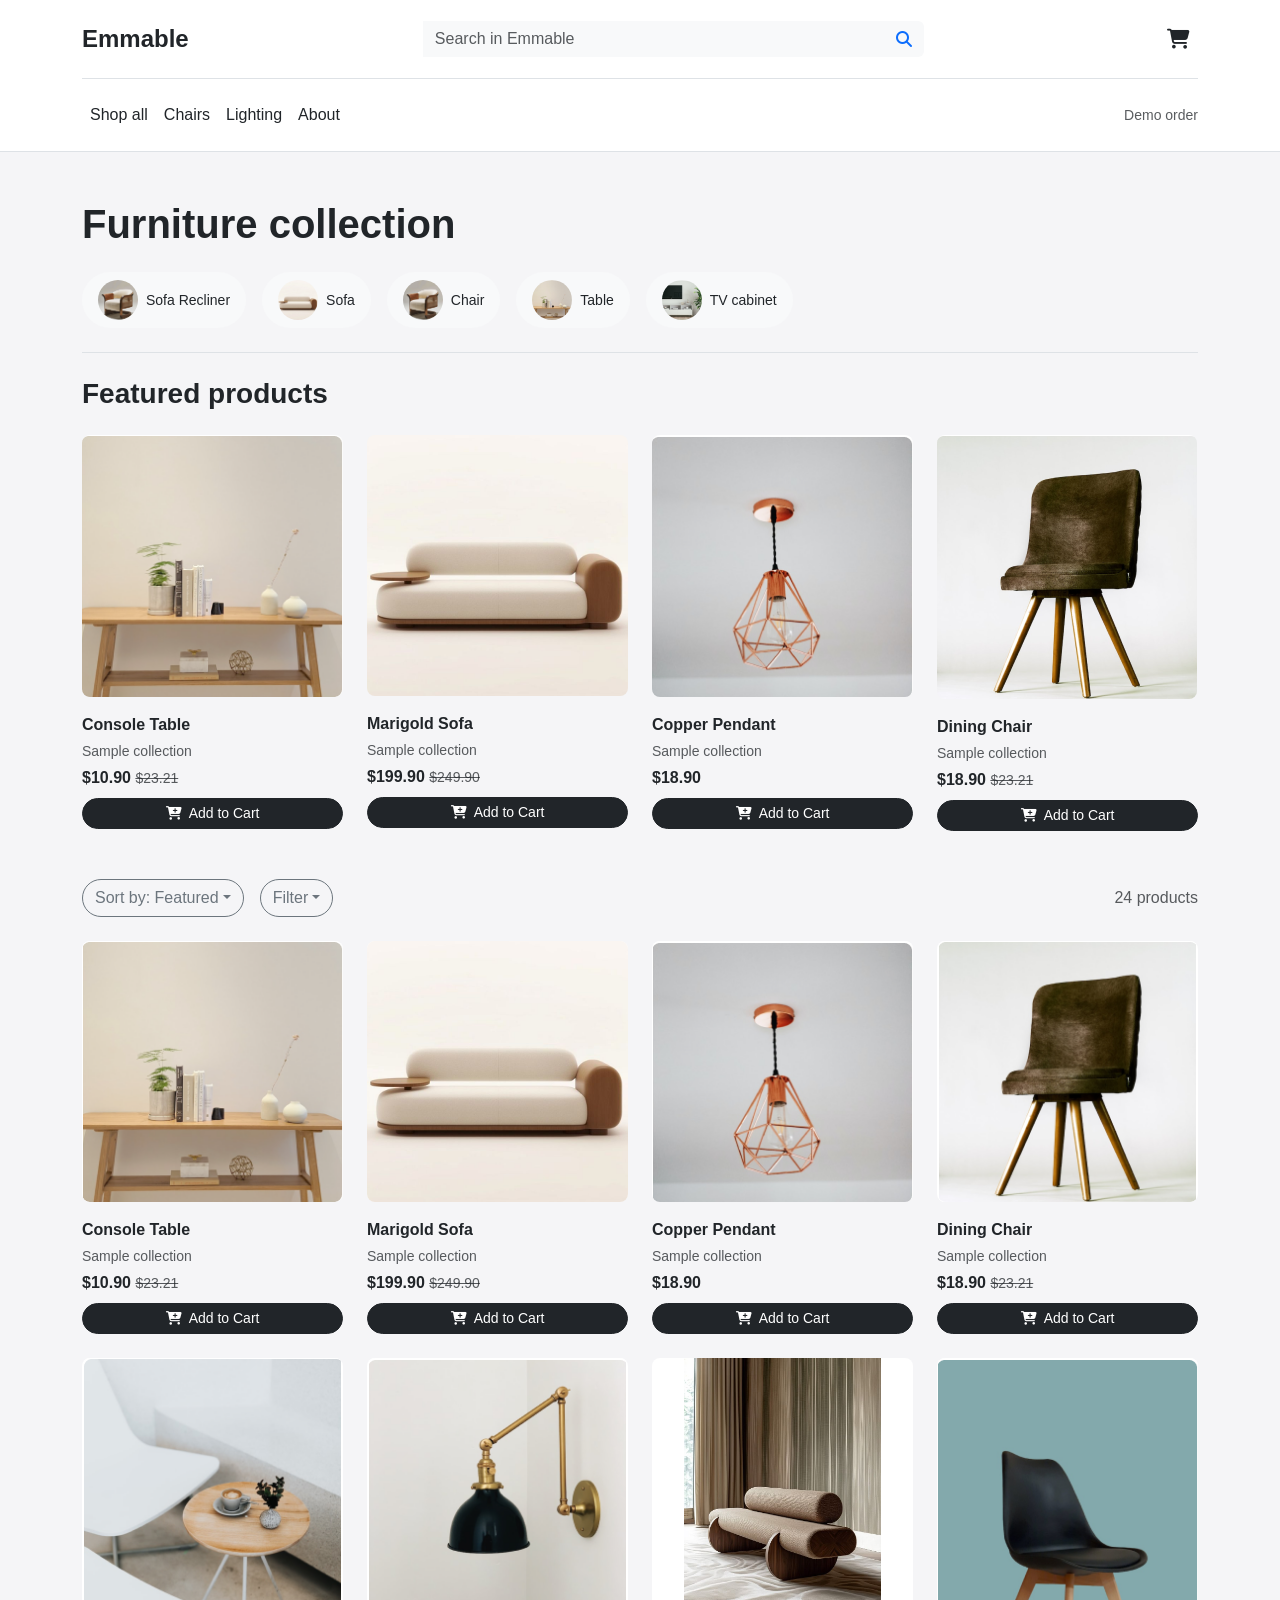
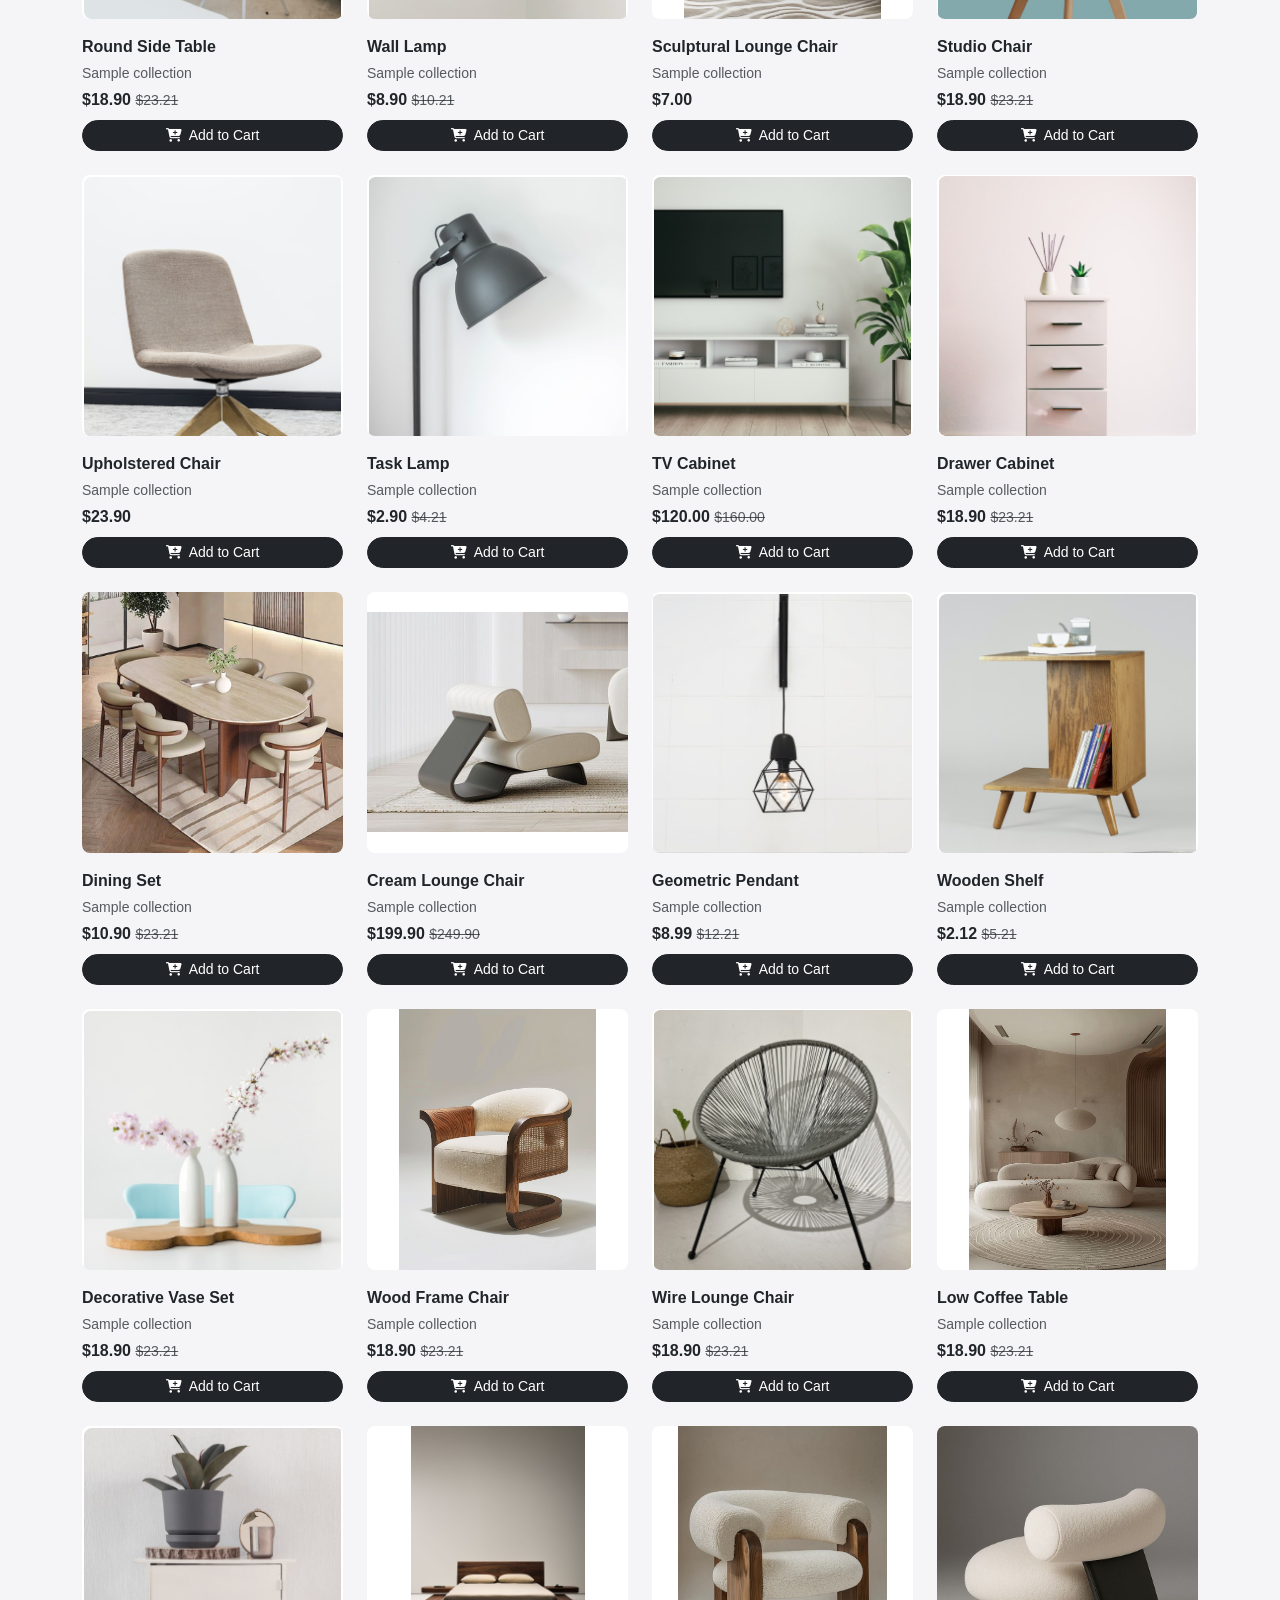
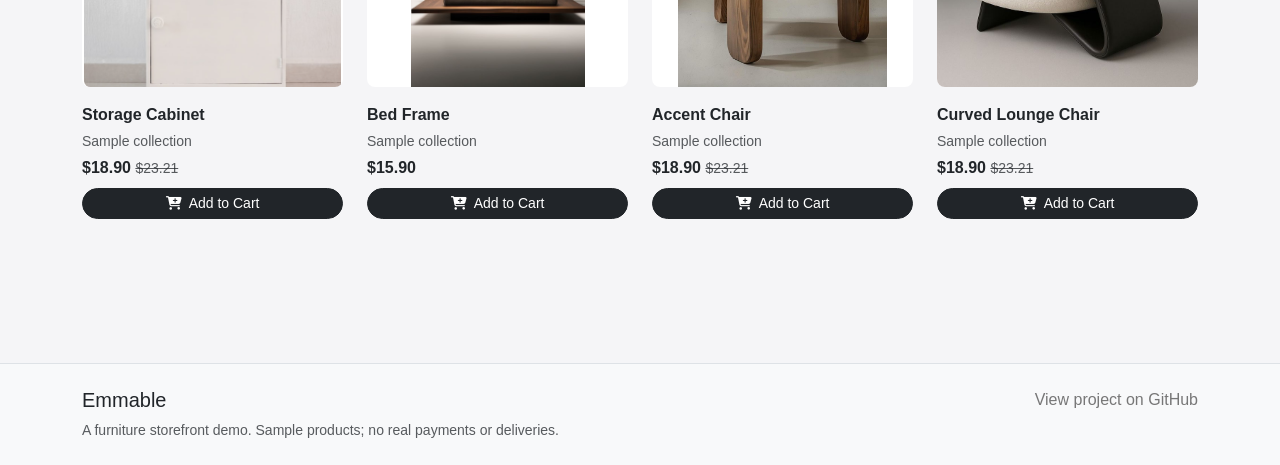
<file: products.html>
<!DOCTYPE html>
<html lang="en">
<head>
    <meta charset="UTF-8">
    <meta name="viewport" content="width=device-width, initial-scale=1.0">
    <title>Products | Emmable</title>
    <meta name="description" content="Browse and filter Emmable's furniture catalog by category, price, and more.">
    <link rel="canonical" href="https://furniture-e-commerce-sand.vercel.app/products.html">
    <meta property="og:title" content="Products | Emmable">
    <meta property="og:description" content="Browse and filter Emmable's furniture catalog by category, price, and more.">
    <meta property="og:type" content="website">
    <meta property="og:url" content="https://furniture-e-commerce-sand.vercel.app/products.html">

    <link rel="stylesheet" href="css/bootstrap.css">
    <link rel="stylesheet" href="css/all.min.css">
    <link rel="stylesheet" href="css/style.css">
</head>
<body>

    <header class="border-bottom sticky-top bg-white">
        <div class="container">
            <div class="d-flex align-items-center justify-content-between py-3 gap-4">
                <a href="index.html" class="navbar-brand fw-bold fs-4 text-dark text-nowrap">Emmable</a>

                <div class="input-group flex-grow-1 search-box">
                    <label for="siteSearchInput" class="visually-hidden">Search in Emmable</label>
                    <input type="text" class="form-control bg-light border-0" placeholder="Search in Emmable" id="siteSearchInput">
                    <button type="button" class="input-group-text bg-light border-0" onclick="performSiteSearch()" aria-label="Search"><i class="fa-solid fa-magnifying-glass text-primary" aria-hidden="true"></i></button>
                </div>

                <div class="d-flex align-items-center gap-3 fs-5 flex-shrink-0">

                    <div class="position-relative">
                        <a href="shopping.html" class="text-dark p-2" id="cartToggle" aria-label="Open cart" aria-controls="cartDropdown"><i class="fa-solid fa-cart-shopping"></i></a>

                        <div class="cart-dropdown bg-white shadow rounded-3 p-3 position-absolute top-100 end-0 mt-2 d-none" id="cartDropdown">
                            <p class="fw-bold mb-3">Cart (<span id="cartCount">0</span>)</p>

                            <div id="cartItemsContainer"></div>

                            <div class="d-flex justify-content-between mb-3">
                                <span class="fw-semibold">Subtotal</span>
                                <span class="fw-bold" id="cartSubtotal">$36.88</span>
                            </div>

                            <a href="shipping.html" class="btn btn-primary w-100 rounded-pill mb-2">Checkout</a>
                            <a href="shopping.html" class="btn btn-outline-dark w-100 rounded-pill">View Cart</a>
                        </div>
                    </div>

                </div>
            </div>

            <div class="d-flex justify-content-between align-items-center py-3 border-top">
                <ul class="nav">
                    <li class="nav-item"><a class="nav-link text-dark px-2" href="products.html">Room <i class="fa-solid fa-chevron-down small"></i></a></li>
                    <li class="nav-item"><a class="nav-link text-dark px-2" href="products.html">Product <i class="fa-solid fa-chevron-down small"></i></a></li>
                    <li class="nav-item"><a class="nav-link text-dark px-2" href="products.html">Collections</a></li>
                    <li class="nav-item"><a class="nav-link text-dark px-2" href="index.html#contact">About</a></li>
                </ul>

                <div class="d-flex gap-4 text-muted small">

                    <a href="order-success.html" class="text-muted text-decoration-none">Demo order</a>
                </div>
            </div>
        </div>
    </header>

    <main class="container py-5">

        <h1 class="fw-bold mb-4">Furniture collection</h1>

        <div class="d-flex gap-3 pb-4 mb-4 border-bottom overflow-auto">
            <a href="products.html?category=sofa%20recliner" class="d-flex align-items-center gap-2 bg-light rounded-pill py-2 px-3 text-dark text-decoration-none flex-shrink-0">
                <img src="images/image6.png" class="rounded-circle category-icon" alt="Sofa Recliner">
                <span class="small">Sofa Recliner</span>
            </a>
            <a href="products.html?category=sofa" class="d-flex align-items-center gap-2 bg-light rounded-pill py-2 px-3 text-dark text-decoration-none flex-shrink-0">
                <img src="images/image7.png" class="rounded-circle category-icon" alt="Sofa">
                <span class="small">Sofa</span>
            </a>
            <a href="products.html?category=chair" class="d-flex align-items-center gap-2 bg-light rounded-pill py-2 px-3 text-dark text-decoration-none flex-shrink-0">
                <img src="images/image6.png" class="rounded-circle category-icon" alt="Chair">
                <span class="small">Chair</span>
            </a>
            <a href="products.html?category=table" class="d-flex align-items-center gap-2 bg-light rounded-pill py-2 px-3 text-dark text-decoration-none flex-shrink-0">
                <img src="images/image25.png" class="rounded-circle category-icon" alt="Table">
                <span class="small">Table</span>
            </a>
            <a href="products.html?category=tv%20cabinet" class="d-flex align-items-center gap-2 bg-light rounded-pill py-2 px-3 text-dark text-decoration-none flex-shrink-0">
                <img src="images/image22.png" class="rounded-circle category-icon" alt="TV Cabinet">
                <span class="small">TV cabinet</span>
            </a>
        </div>

        <h2 class="h3 fw-bold mb-4">Featured products</h2><div class="row g-4 mb-5" id="featuredProducts"></div>
<div class="d-flex justify-content-between align-items-center flex-wrap gap-3 mb-4">
<div class="d-flex gap-3">
                <div class="dropdown">
                    <button class="btn btn-outline-secondary rounded-pill dropdown-toggle" type="button" data-bs-toggle="dropdown" id="sortLabel">Sort by: Featured</button>
                    <ul class="dropdown-menu">
                        <li><a class="dropdown-item" href="#" onclick="applySort(''); return false;">Featured</a></li>
                        <li><a class="dropdown-item" href="#" onclick="applySort('price-asc'); return false;">Price: Low to High</a></li>
                        <li><a class="dropdown-item" href="#" onclick="applySort('price-desc'); return false;">Price: High to Low</a></li>
                        <li><a class="dropdown-item" href="#" onclick="applySort('name-asc'); return false;">Name: A to Z</a></li>
                        <li><a class="dropdown-item" href="#" onclick="applySort('name-desc'); return false;">Name: Z to A</a></li>
                    </ul>
                </div>
                <button class="btn btn-outline-secondary rounded-pill dropdown-toggle" type="button" data-bs-toggle="offcanvas" data-bs-target="#filterDrawer">Filter</button>
            </div>
            <p class="text-muted mb-0" id="productsCount">24 products</p>
        </div>

        <div class="row g-4 mb-5" id="productsGrid"></div>

        <div id="productsEmptyState" class="text-center py-5 d-none">
            <i class="fa-solid fa-box-open fs-1 text-muted mb-3"></i>
            <h5 class="fw-bold mb-2">No products found</h5>
            <p class="text-muted mb-4">Try adjusting your search or filters.</p>
            <button class="btn btn-outline-dark rounded-pill px-4" onclick="clearAllFilters()">Clear Filters</button>
        </div>

    </main>

    <div class="offcanvas offcanvas-end" tabindex="-1" id="filterDrawer" aria-label="Filter products">
        <div class="offcanvas-header border-bottom">
            <h5 class="fw-bold mb-0">Filter</h5>
            <button type="button" class="btn-close" data-bs-dismiss="offcanvas" aria-label="Close filters"></button>
        </div>

        <div class="offcanvas-body">

            <div class="accordion accordion-flush" id="filterAccordion">

                <div class="accordion-item">
                    <h2 class="accordion-header">
                        <button class="accordion-button fw-bold px-0" type="button" data-bs-toggle="collapse" data-bs-target="#priceCollapse">
                            Price
                        </button>
                    </h2>
                    <div id="priceCollapse" class="accordion-collapse collapse show" data-bs-parent="#filterAccordion">
                        <div class="accordion-body px-0">
                            <p class="text-muted small mb-3" id="priceRangeLabel">Up to $200.00</p>
                            <input type="range" class="form-range" min="0" max="200" value="200" id="priceRange" aria-label="priceRange">
                        </div>
                    </div>
                </div>

                </div></div>
<div class="offcanvas-footer border-top p-3 d-flex gap-2">
            <button class="btn btn-outline-dark rounded-pill flex-grow-1" onclick="clearAllFilters()">Clear All</button>
            <button class="btn btn-primary rounded-pill flex-grow-1" id="applyFilterBtn" onclick="applyPriceFilter()">Apply</button>
        </div>
    </div>

    <footer id="contact" class="bg-light border-top mt-5 py-4"><div class="container d-flex justify-content-between flex-wrap gap-3"><div><h2 class="h5">Emmable</h2><p class="text-muted small mb-0">A furniture storefront demo. Sample products; no real payments or deliveries.</p></div><a href="https://github.com/moustafax7-dotcom/Furniture-E-Commerce">View project on GitHub</a></div></footer>
<script src="js/popper.min.js"></script>
    <script src="js/bootstrap.js"></script>
    <script src="js/main.js"></script>
</body>
</html>
</file>
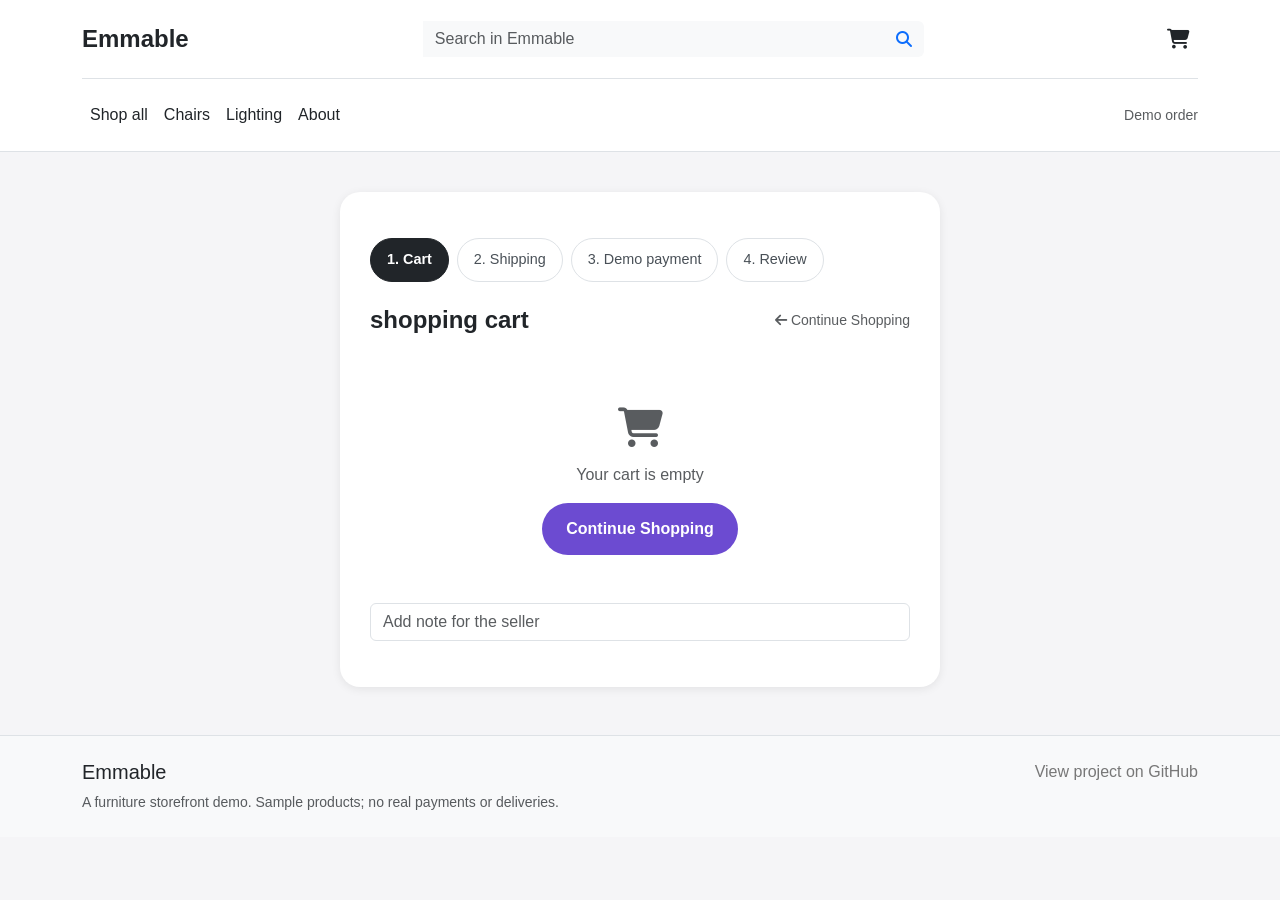
<file: review.html>
<!DOCTYPE html>
<html lang="en">
<head>
    <meta charset="UTF-8">
<meta name="robots" content="noindex,follow">
    <meta name="viewport" content="width=device-width, initial-scale=1.0">
    <title>Review Order | Emmable</title>
    <meta name="description" content="Review your order details before placing your Emmable order.">
    <link rel="canonical" href="https://furniture-e-commerce-sand.vercel.app/review.html">
    <meta property="og:title" content="Review Order | Emmable">
    <meta property="og:description" content="Review your order details before placing your Emmable order.">
    <meta property="og:type" content="website">
    <meta property="og:url" content="https://furniture-e-commerce-sand.vercel.app/review.html">
    <link rel="stylesheet" href="css/bootstrap.css">
    <link rel="stylesheet" href="css/all.min.css">
    <link rel="stylesheet" href="css/style.css">
</head>
<body>
    <header class="border-bottom sticky-top bg-white">
        <div class="container">
            <div class="d-flex align-items-center justify-content-between py-3 gap-4">
                <a href="index.html" class="navbar-brand fw-bold fs-4 text-dark text-nowrap">Emmable</a>

                <div class="input-group flex-grow-1 search-box">
                    <label for="siteSearchInput" class="visually-hidden">Search in Emmable</label>
                    <input type="text" class="form-control bg-light border-0" placeholder="Search in Emmable" id="siteSearchInput">
                    <button type="button" class="input-group-text bg-light border-0" onclick="performSiteSearch()" aria-label="Search"><i class="fa-solid fa-magnifying-glass text-primary" aria-hidden="true"></i></button>
                </div>

                <div class="d-flex align-items-center gap-3 fs-5 flex-shrink-0">

                    <div class="position-relative">
                        <a href="shopping.html" class="text-dark p-2" id="cartToggle" aria-label="Open cart" aria-controls="cartDropdown"><i class="fa-solid fa-cart-shopping"></i></a>

                        <div class="cart-dropdown bg-white shadow rounded-3 p-3 position-absolute top-100 end-0 mt-2 d-none" id="cartDropdown">
                            <p class="fw-bold mb-3">Cart (<span id="cartCount">0</span>)</p>

                            <div id="cartItemsContainer"></div>

                            <div class="d-flex justify-content-between mb-3">
                                <span class="fw-semibold">Subtotal</span>
                                <span class="fw-bold" id="cartSubtotal">$36.88</span>
                            </div>

                            <a href="shipping.html" class="btn btn-primary w-100 rounded-pill mb-2">Checkout</a>
                            <a href="shopping.html" class="btn btn-outline-dark w-100 rounded-pill">View Cart</a>
                        </div>
                    </div>

                </div>
            </div>

            <div class="d-flex justify-content-between align-items-center py-3 border-top">
                <ul class="nav">
                    <li class="nav-item"><a class="nav-link text-dark px-2" href="products.html">Room <i class="fa-solid fa-chevron-down small"></i></a></li>
                    <li class="nav-item"><a class="nav-link text-dark px-2" href="products.html">Product <i class="fa-solid fa-chevron-down small"></i></a></li>
                    <li class="nav-item"><a class="nav-link text-dark px-2" href="products.html">Collections</a></li>
                    <li class="nav-item"><a class="nav-link text-dark px-2" href="index.html#contact">About</a></li>
                </ul>

                <div class="d-flex gap-4 text-muted small">

                    <a href="order-success.html" class="text-muted text-decoration-none">Demo order</a>
                </div>
            </div>
        </div>
    </header>

    <main class="container py-5" id="checkout-main-content">
        <div class="row gx-lg-5">
            <div class="col-lg-8">
                <div class="d-flex align-items-start mb-4">
                    <div class="step-circle bg-purple text-white rounded-circle d-flex justify-content-center align-items-center me-3 fs-5 fw-bold">3</div>
                    <h2 class="fw-bold m-0 mt-1">Review Order</h2>
                </div>

                <div class="mb-3">
                    <a href="payment.html" class="text-muted small text-decoration-none"><i class="fa-solid fa-arrow-left me-1"></i>Back to Payment</a>
                </div>

                <div class="border rounded-3 p-0 mb-5 shadow-sm">
                    <div id="reviewItemsList"></div>

                    <div class="p-4 border-bottom d-flex flex-column flex-md-row">
                        <div class="fw-bold mb-2 mb-md-0 detail-label">Payment</div>
                        <div class="text-muted flex-grow-1 d-flex align-items-center">
                            Demo payment — no charge
                        </div>
                    </div>

                    <div class="p-4 border-bottom d-flex flex-column flex-md-row">
                        <div class="fw-bold mb-2 mb-md-0 detail-label">Shipping Address</div>
                        <div class="text-muted flex-grow-1" id="reviewShipping">
                        </div>
                    </div>

                    <div class="p-4 d-flex flex-column flex-md-row">
                        <div class="fw-bold mb-2 mb-md-0 detail-label">Delivery method</div>
                        <div class="text-muted flex-grow-1">Demo shipping — $14.00</div>
                    </div>
                </div>
            </div>

            <div class="col-lg-4 mt-5 mt-lg-0">
                <div class="card border-0 shadow-sm rounded-4 p-4 sticky-top" style="top: 20px;">
                    <h5 class="fw-bold mb-4">Order Summary</h5>
                    <div class="d-flex justify-content-between mb-3">
                        <span class="text-muted">Subtotal</span>
                        <span class="fw-semibold" id="summarySubtotal">$0.00</span>
                    </div>
                    <div class="d-flex justify-content-between mb-3">
                        <span class="text-muted">Tax</span>
                        <span class="fw-semibold">$00.00</span>
                    </div>
                    <div class="d-flex justify-content-between mb-3 pb-3 border-bottom">
                        <span class="text-muted">Shipping</span>
                        <span class="fw-semibold">$14.00</span>
                    </div>
                    <div class="d-flex justify-content-between mb-4 mt-2">
                        <span class="fw-bold fs-5">Total</span>
                        <span class="fw-bold fs-5" id="summaryTotal">$0.00</span>
                    </div>
                    <button type="button" class="btn bg-purple text-white w-100 py-3 rounded-pill fw-bold fs-6" id="btn-place-order">Place Demo Order</button>
                </div>
            </div>
        </div>
    </main>

    <footer id="contact" class="bg-light border-top mt-5 py-4"><div class="container d-flex justify-content-between flex-wrap gap-3"><div><h2 class="h5">Emmable</h2><p class="text-muted small mb-0">A furniture storefront demo. Sample products; no real payments or deliveries.</p></div><a href="https://github.com/moustafax7-dotcom/Furniture-E-Commerce">View project on GitHub</a></div></footer>
<script src="js/popper.min.js"></script>
    <script src="js/bootstrap.js"></script>
    <script src="js/main.js"></script>
</body>
</html>
</file>
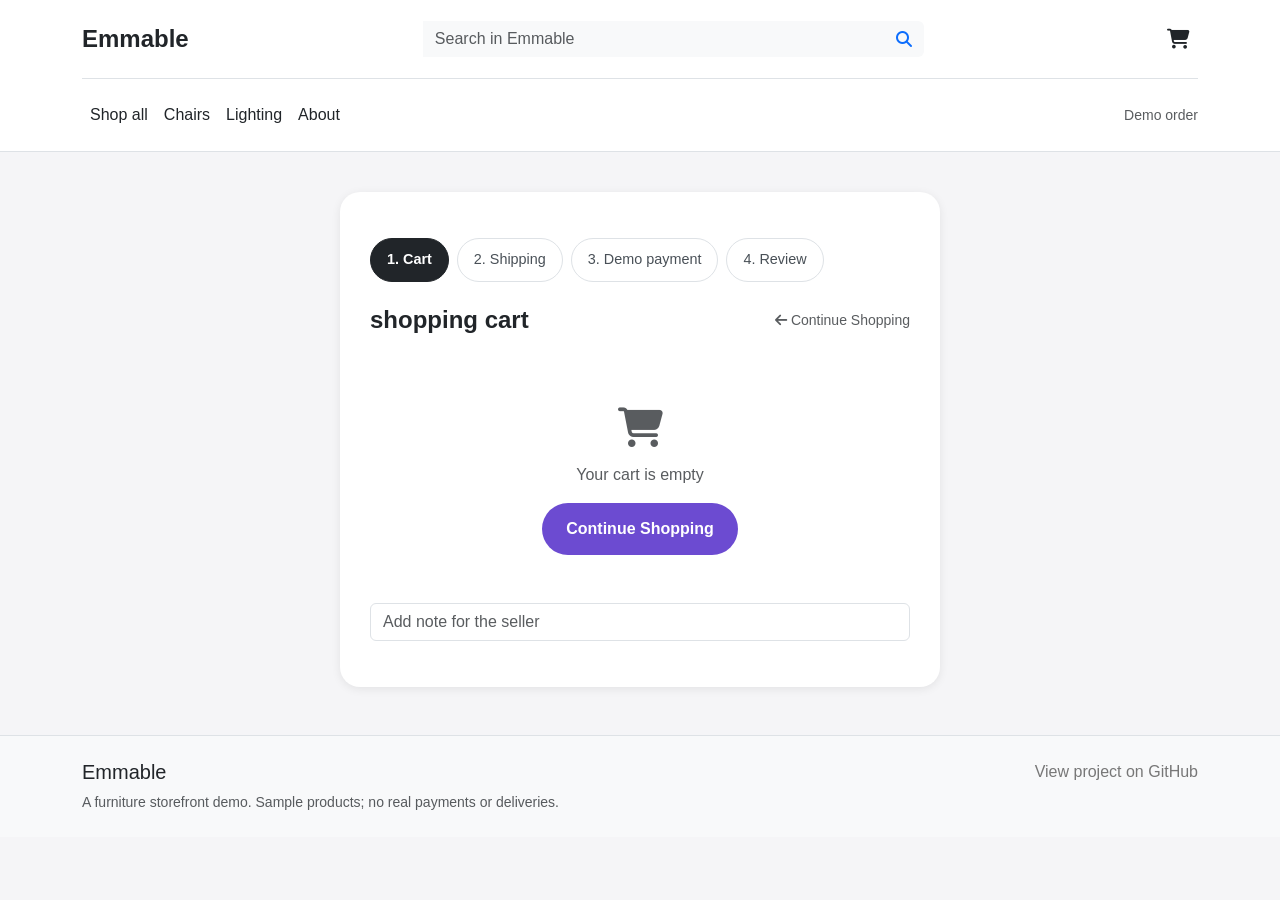
<file: shipping.html>
<!DOCTYPE html>
<html lang="en">
<head>
<meta charset="UTF-8">
<meta name="robots" content="noindex,follow">
<meta name="viewport" content="width=device-width, initial-scale=1.0">
<title>Shipping Address | Emmable</title>
    <meta name="description" content="Enter your shipping address to continue your Emmable order.">
    <link rel="canonical" href="https://furniture-e-commerce-sand.vercel.app/shipping.html">
    <meta property="og:title" content="Shipping Address | Emmable">
    <meta property="og:description" content="Enter your shipping address to continue your Emmable order.">
    <meta property="og:type" content="website">
    <meta property="og:url" content="https://furniture-e-commerce-sand.vercel.app/shipping.html">
<link rel="stylesheet" href="css/bootstrap.css">
<link rel="stylesheet" href="css/all.min.css">
<link rel="stylesheet" href="css/style.css">
</head>
<body>

<header class="border-bottom sticky-top bg-white">
        <div class="container">
            <div class="d-flex align-items-center justify-content-between py-3 gap-4">
                <a href="index.html" class="navbar-brand fw-bold fs-4 text-dark text-nowrap">Emmable</a>

                <div class="input-group flex-grow-1 search-box">
                    <label for="siteSearchInput" class="visually-hidden">Search in Emmable</label>
                    <input type="text" class="form-control bg-light border-0" placeholder="Search in Emmable" id="siteSearchInput">
                    <button type="button" class="input-group-text bg-light border-0" onclick="performSiteSearch()" aria-label="Search"><i class="fa-solid fa-magnifying-glass text-primary" aria-hidden="true"></i></button>
                </div>

                <div class="d-flex align-items-center gap-3 fs-5 flex-shrink-0">

                    <div class="position-relative">
                        <a href="shopping.html" class="text-dark p-2" id="cartToggle" aria-label="Open cart" aria-controls="cartDropdown"><i class="fa-solid fa-cart-shopping"></i></a>

                        <div class="cart-dropdown bg-white shadow rounded-3 p-3 position-absolute top-100 end-0 mt-2 d-none" id="cartDropdown">
                            <p class="fw-bold mb-3">Cart (<span id="cartCount">0</span>)</p>

                            <div id="cartItemsContainer"></div>

                            <div class="d-flex justify-content-between mb-3">
                                <span class="fw-semibold">Subtotal</span>
                                <span class="fw-bold" id="cartSubtotal">$36.88</span>
                            </div>

                            <a href="shipping.html" class="btn btn-primary w-100 rounded-pill mb-2">Checkout</a>
                            <a href="shopping.html" class="btn btn-outline-dark w-100 rounded-pill">View Cart</a>
                        </div>
                    </div>

                </div>
            </div>

            <div class="d-flex justify-content-between align-items-center py-3 border-top">
                <ul class="nav">
                    <li class="nav-item"><a class="nav-link text-dark px-2" href="products.html">Room <i class="fa-solid fa-chevron-down small"></i></a></li>
                    <li class="nav-item"><a class="nav-link text-dark px-2" href="products.html">Product <i class="fa-solid fa-chevron-down small"></i></a></li>
                    <li class="nav-item"><a class="nav-link text-dark px-2" href="products.html">Collections</a></li>
                    <li class="nav-item"><a class="nav-link text-dark px-2" href="index.html#contact">About</a></li>
                </ul>

                <div class="d-flex gap-4 text-muted small">

                    <a href="order-success.html" class="text-muted text-decoration-none">Demo order</a>
                </div>
            </div>
        </div>
    </header>

<div class="container" id="checkout-main-content">
  <div class="page-card">
    <div class="d-flex justify-content-between align-items-center mb-4">
      <h4 class="fw-bold mb-0">Shipping Address</h4>
      <a href="shopping.html" class="text-muted small text-decoration-none"><i class="fa-solid fa-arrow-left me-1"></i>Back to Cart</a>
    </div>

    <form id="shipForm" onsubmit="checkForm(event)" novalidate>

      <label for="email" class="form-label fw-bold">Contact information</label>
      <input type="email" id="email" class="form-control mb-1" placeholder="Your email" required>
      <div class="invalid-feedback">Please enter your email.</div>

      <div class="form-check mb-4 mt-2">
        <input type="checkbox" id="news" class="form-check-input" disabled>
        <label for="news" class="form-check-label">Email updates are unavailable in this demo</label>
      </div>

      <label class="form-label fw-bold">Shipping address</label>
      <select id="country" class="form-select mb-3" required aria-label="country">

        <option value="Indonesia">Indonesia</option>
        <option value="Egypt">Egypt</option>
        <option value="USA">United States</option>
      </select>
      <div class="invalid-feedback">Please choose a country.</div>

      <div class="row mb-3">
        <div class="col">
          <input type="text" id="fname" class="form-control" placeholder="First name" required aria-label="First name">
          <div class="invalid-feedback">Please enter your first name.</div>
        </div>
        <div class="col">
          <input type="text" id="lname" class="form-control" placeholder="Last name" required aria-label="Last name">
          <div class="invalid-feedback">Please enter your last name.</div>
        </div>
      </div>

      <input type="text" id="address" class="form-control mb-3" placeholder="Address" required aria-label="Address">
      <div class="invalid-feedback">Please enter your address.</div>

      <input type="text" id="city" class="form-control mb-3" placeholder="City" required aria-label="City">
      <div class="invalid-feedback">Please enter your city.</div>

      <div class="row mb-3">
        <div class="col">
          <input type="text" id="province" class="form-control" placeholder="State / province" autocomplete="address-level1" required aria-label="State / province">
          <div class="invalid-feedback">Please choose a province.</div>
        </div>
        <div class="col">
          <input type="text" id="zip" class="form-control" placeholder="Postal code" required aria-label="Postal code">
          <div class="invalid-feedback">Please enter your postal code.</div>
        </div>
      </div>

      <input type="tel" id="phone" class="form-control mb-4" placeholder="Phone" required aria-label="Phone">
      <div class="invalid-feedback">Please enter your phone number.</div>

      <button type="submit" class="btn btn-next">
        Next
      </button>

    </form>
  </div>
</div>

<footer id="contact" class="bg-light border-top mt-5 py-4"><div class="container d-flex justify-content-between flex-wrap gap-3"><div><h2 class="h5">Emmable</h2><p class="text-muted small mb-0">A furniture storefront demo. Sample products; no real payments or deliveries.</p></div><a href="https://github.com/moustafax7-dotcom/Furniture-E-Commerce">View project on GitHub</a></div></footer>
<script src="js/popper.min.js"></script>
<script src="js/bootstrap.js"></script>
<script src="js/main.js"></script>
</body>
</html>
</file>
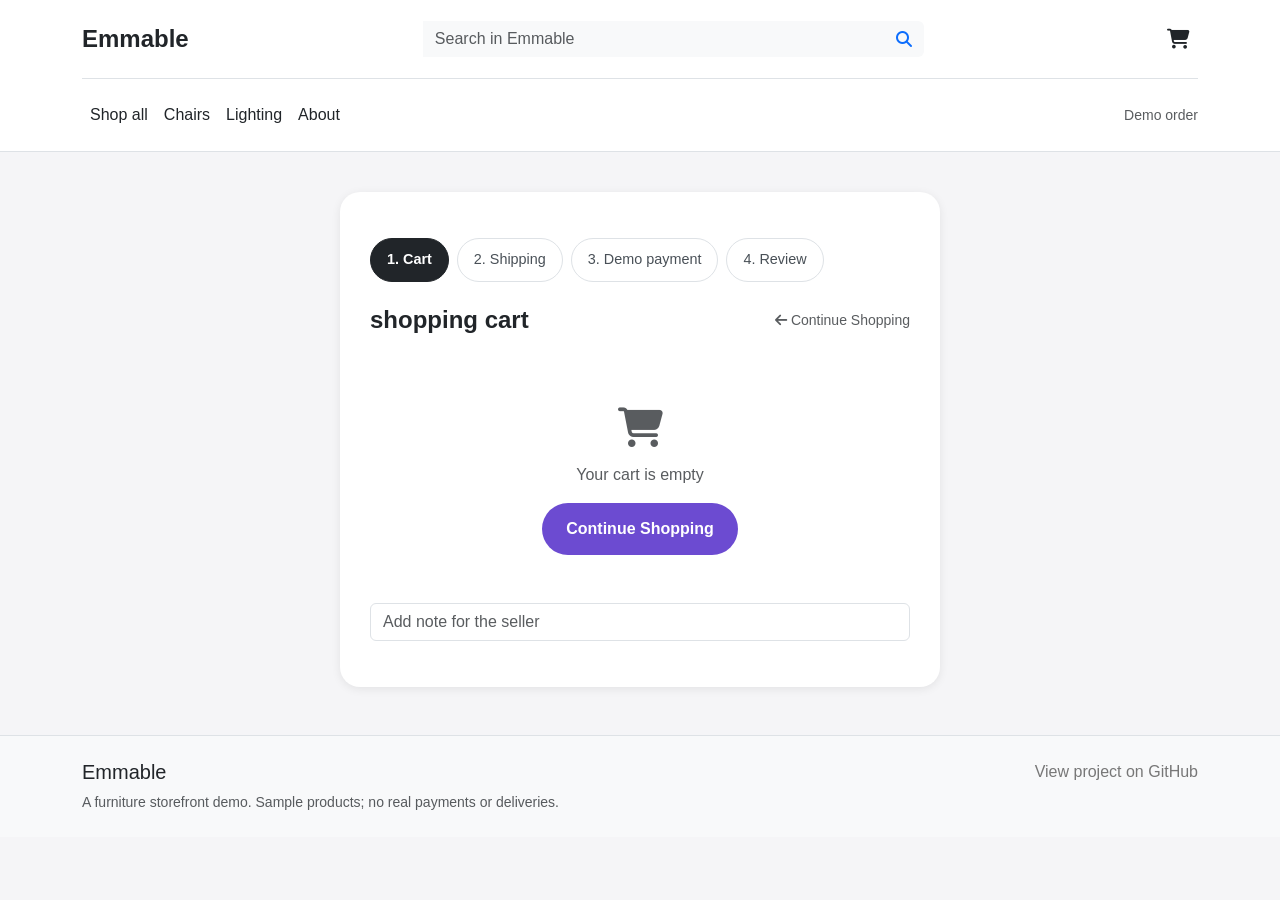
<file: shopping.html>
<!DOCTYPE html>
<html lang="en">
<head>
<meta charset="UTF-8">
<meta name="robots" content="noindex,follow">
<meta name="viewport" content="width=device-width, initial-scale=1.0">
<title>Shopping Cart | Emmable</title>
    <meta name="description" content="Review the items in your Emmable shopping cart before checkout.">
    <link rel="canonical" href="https://furniture-e-commerce-sand.vercel.app/shopping.html">
    <meta property="og:title" content="Shopping Cart | Emmable">
    <meta property="og:description" content="Review the items in your Emmable shopping cart before checkout.">
    <meta property="og:type" content="website">
    <meta property="og:url" content="https://furniture-e-commerce-sand.vercel.app/shopping.html">
<link rel="stylesheet" href="css/bootstrap.css">
<link rel="stylesheet" href="css/all.min.css">
<link rel="stylesheet" href="css/style.css">
</head>
<body>

<header class="border-bottom sticky-top bg-white">
        <div class="container">
            <div class="d-flex align-items-center justify-content-between py-3 gap-4">
                <a href="index.html" class="navbar-brand fw-bold fs-4 text-dark text-nowrap">Emmable</a>

                <div class="input-group flex-grow-1 search-box">
                    <label for="siteSearchInput" class="visually-hidden">Search in Emmable</label>
                    <input type="text" class="form-control bg-light border-0" placeholder="Search in Emmable" id="siteSearchInput">
                    <button type="button" class="input-group-text bg-light border-0" onclick="performSiteSearch()" aria-label="Search"><i class="fa-solid fa-magnifying-glass text-primary" aria-hidden="true"></i></button>
                </div>

                <div class="d-flex align-items-center gap-3 fs-5 flex-shrink-0">

                    <div class="position-relative">
                        <a href="shopping.html" class="text-dark p-2" id="cartToggle" aria-label="Open cart" aria-controls="cartDropdown"><i class="fa-solid fa-cart-shopping"></i></a>

                        <div class="cart-dropdown bg-white shadow rounded-3 p-3 position-absolute top-100 end-0 mt-2 d-none" id="cartDropdown">
                            <p class="fw-bold mb-3">Cart (<span id="cartCount">0</span>)</p>

                            <div id="cartItemsContainer"></div>

                            <div class="d-flex justify-content-between mb-3">
                                <span class="fw-semibold">Subtotal</span>
                                <span class="fw-bold" id="cartSubtotal">$36.88</span>
                            </div>

                            <a href="shipping.html" class="btn btn-primary w-100 rounded-pill mb-2">Checkout</a>
                            <a href="shopping.html" class="btn btn-outline-dark w-100 rounded-pill">View Cart</a>
                        </div>
                    </div>

                </div>
            </div>

            <div class="d-flex justify-content-between align-items-center py-3 border-top">
                <ul class="nav">
                    <li class="nav-item"><a class="nav-link text-dark px-2" href="products.html">Room <i class="fa-solid fa-chevron-down small"></i></a></li>
                    <li class="nav-item"><a class="nav-link text-dark px-2" href="products.html">Product <i class="fa-solid fa-chevron-down small"></i></a></li>
                    <li class="nav-item"><a class="nav-link text-dark px-2" href="products.html">Collections</a></li>
                    <li class="nav-item"><a class="nav-link text-dark px-2" href="index.html#contact">About</a></li>
                </ul>

                <div class="d-flex gap-4 text-muted small">

                    <a href="order-success.html" class="text-muted text-decoration-none">Demo order</a>
                </div>
            </div>
        </div>
    </header>

<div class="container">
  <div class="page-card">
    <div class="d-flex justify-content-between align-items-center mb-4">
      <h4 class="fw-bold mb-0">shopping cart</h4>
      <a href="products.html" class="text-muted small text-decoration-none"><i class="fa-solid fa-arrow-left me-1"></i>Continue Shopping</a>
    </div>

    <div id="cartItemsList"></div>

    <div id="emptyCartState" class="text-center py-5 d-none">
      <i class="fa-solid fa-cart-shopping fs-1 text-muted mb-3"></i>
      <p class="text-muted mb-3">Your cart is empty</p>
      <a href="products.html" class="btn btn-checkout px-4">Continue Shopping</a>
    </div>

    <div id="cartTotalRow" class="d-flex justify-content-between align-items-center py-3">
      <span class="fw-bold fs-5">Total:</span>
      <span class="fw-bold fs-5">$<span id="total">0.00</span></span>
    </div>

    <input type="text" class="form-control mb-3" placeholder="Add note for the seller">

    <a href="shipping.html" class="btn btn-checkout w-100" id="continueToShippingBtn">
      <i class="fa-solid fa-lock me-2"></i>Continue to shipping
    </a>
  </div>
</div>

<footer id="contact" class="bg-light border-top mt-5 py-4"><div class="container d-flex justify-content-between flex-wrap gap-3"><div><h2 class="h5">Emmable</h2><p class="text-muted small mb-0">A furniture storefront demo. Sample products; no real payments or deliveries.</p></div><a href="https://github.com/moustafax7-dotcom/Furniture-E-Commerce">View project on GitHub</a></div></footer>
<script src="js/popper.min.js"></script>
<script src="js/bootstrap.js"></script>
<script src="js/main.js"></script>
</body>
</html>
</file>
<file: css/style.css>
* {
  box-sizing: border-box;
  }

html{
  scroll-behavior: smooth;

  }
  .navbar{
    position: sticky;
    top: 0;
    z-index: 9999;
    background: white;
  }

 body {
  margin: 0;

}

.search-box input {
outline: none;
}

.hero-image img {
height: 500px;
}

.shop-btn,
.collection-btn {
background-color: #4e342e;
color: white;
border: none;
padding: 15px 30px;
border-radius: 50px;
transition: 0.3s;
text-decoration: none;
}

.nav-bot{
  text-decoration: none;
  border: none;
  transition: 0.1em;
  background-color: white;
}

.shop-btn:hover,
.collection-btn:hover {
background-color: #795548;
}

.category-img:hover {
transform: scale(1.05);
}

.category-menu li {
cursor: pointer;
}

.active-category {
border: 1px solid #795548;
border-radius: 30px;
padding: 8px 18px;
color: #4e342e;
}

.featured-product {
height: 100%;
}

.product-card img {
height: 290px;
}

.rating {
color: #d97706;
font-size: 14px;
}

.collection-content {
width: 70%;
margin: auto;
}

.small-product-img {
width: 90px;
height: 90px;
object-fit: cover;
}

.collection-img {
height: 600px;
object-fit: cover;
}

.collection-btn {
font-weight: bold;
}

.brand-img {
    width: 100%;
    max-width: 250px;
    height: 100px;
    object-fit: contain;
}

.all-brands {
color: #4e342e;
transition: 0.3s;
}

.all-brands:hover {
color: #8d6e63;
}

.news-img {
height: 250px;
object-fit: cover;
}

footer a {
display: block;
text-decoration: none;
color: #777;
margin-bottom: 12px;
transition: 0.3s;
}

footer a:hover {
color: #4e342e;
}

footer h3 {
margin-bottom: 15px;
}

footer h4 {
margin-bottom: 25px;
}

.social {
display: flex;
gap: 15px;
margin-top: 20px;
}

.social a {
margin-bottom: 0;
font-size: 20px;
}

.payments {
display: flex;
align-items: center;
justify-content: end;
gap: 15px;
}

.payments span {
font-size: 14px;
}

.check-icon {
    width: 70px;
    height: 70px;
    border: 1px solid  #795548;
    border-radius: 50px;
    display: flex;
    align-items: center;
    justify-content: center;
}

.check-icon i {
    color: #795548;
    font-size: 25px;
}

.check-btn {
    background-color:  #795548;
    color: white;
}

.check-btn:hover {
    background-color:  #d6aea0;
    color: white;
}

.category-img {
    height: 100px;
    object-fit: cover;
    border-radius: 12px;
    transition: 0.3s;
}

.search-box {
    max-width: 500px;
}

.category-icon {
    width: 40px;
    height: 40px;
    object-fit: cover;
}

.cart-dropdown {
    width: 320px;
    z-index: 1050;
}

.cart-item-img {
    width: 60px;
    height: 60px;
    object-fit: cover;
}

.quantity-box {
    width: 110px;
}
.color-dot {
    width: 24px;
    height: 24px;
    border-radius: 50%;
    display: inline-block;
}

.product-thumb {
    width: 70px;
    height: 60px;
    object-fit: cover;
    cursor: pointer;
}

.color-swatch {
    width: 45px;
    height: 45px;
    object-fit: cover;
    cursor: pointer;
}

.quantity-box-lg {
    width: 130px;
}

.wishlist-btn {
    width: 55px;
    height: 55px;
}

body {
  background-color: #f5f5f7;
  font-family: Arial, Helvetica, sans-serif;
}

.page-card {
  max-width: 600px;
  margin: 40px auto;
  background-color: #ffffff;
  border-radius: 20px;
  padding: 30px;
  box-shadow: 0 2px 10px rgba(0, 0, 0, 0.08);
}

.item-photo {
  width: 65px;
  height: 65px;
  object-fit: cover;
  border-radius: 8px;
}

.qty-btn {
  width: 28px;
  height: 28px;
  padding: 0;
  line-height: 1;
}

.trash-btn {
  border: none;
  background-color: transparent;
  font-size: 18px;
  color: #333;
}

.btn-checkout {
  background-color: #6c4bd1;
  color: #ffffff;
  border-radius: 50px;
  border: none;
  padding: 14px;
  font-weight: 600;
}

.btn-checkout:hover {
  background-color: #5a3cc0;
  color: #ffffff;
}

.btn-next {
  background-color: #6c4bd1;
  color: #ffffff;
  border: none;
  padding: 10px 30px;
  border-radius: 8px;
  font-weight: 600;
}

.btn-next:hover {
  background-color: #5a3cc0;
  color: #ffffff;
}

.form-control:focus,
.form-select:focus {
  border-color: #6c4bd1;
  box-shadow: 0 0 0 0.2rem rgba(108, 75, 209, 0.25);
}

:root {
    --main-brand-color: #5343C2;
}

#checkout-main-content {
    max-width: 1000px;
    margin: 0 auto;
}

.bg-purple {
    background-color: var(--main-brand-color) !important;
}

.text-purple {
    color: var(--main-brand-color) !important;
}

.border-purple {
    border-color: var(--main-brand-color) !important;
}

.step-circle {
    width: 40px;
    height: 40px;
    flex-shrink: 0;
}

.step-line {
    position: absolute;
    top: 40px;
    bottom: -20px;
    left: 35px;
    border-left: 2px dashed #E0E0E0;
}

.custom-radio:checked {
    background-color: var(--main-brand-color) !important;
    border-color: var(--main-brand-color) !important;
}

.custom-radio:focus {
    border-color: var(--main-brand-color) !important;
    box-shadow: 0 0 0 0.25rem rgba(83, 67, 194, 0.25) !important;
}

.form-control:focus,
.form-select:focus {
    border-color: var(--main-brand-color) !important;
    box-shadow: 0 0 0 0.25rem rgba(83, 67, 194, 0.25) !important;
}

.detail-label {
    width: 180px;
}

@media (max-width: 1200px) {

    .collection-img {
        height: 450px;
    }
}

@media (max-width: 991px) {

    .top-bar .container {
        flex-wrap: wrap;
        row-gap: 6px;
        justify-content: center;
        text-align: center;
    }
   .z-0{
        height: 485px;
        padding-top: 10px;
   }

    .row-cols-md-5{
        width: 90%;
    }
}

@media (max-width: 767px) {

    .top-bar .container {
        padding: 2px 12px;
        font-size: 8px;
        flex-wrap: nowrap;
        justify-content: space-between;
    }

    .main-nav .container {
        padding: 0 12px;
        flex-wrap: nowrap;
        gap: 10px;
    }

    .search-box input {
        font-size: 11px;
    }

    .menu-nav .menu li {
        font-size: 12px;
        white-space: nowrap;
    }

    .right-menu span:nth-child(2) {
        display: none;
    }

    .right-menu span:first-child {
        font-size: 0;
    }

    .right-menu span:first-child i {
        font-size: 15px;
    }

    .hero-title {
        font-size: 33px;
    }

    .shop-btn {
        font-size: 10px;
    }

    .category-menu li {
        font-size: 11px;
        padding: 6px 13px;
    }

    .collection-content {
        padding: 30px 15px;
        text-align: center;
    }

   .row-cols-2 {
    width: 90%;
   }

    footer .row > .col-lg-5 {
        text-align: center;
    }

    footer .row > .col-lg-2 {
        width: 50%;
    }

    footer .row > .col-lg-3 {
        width: 100%;
        margin-top: 20px;
    }

    footer h3 {
        font-size: 24px;
    }

    footer h4 {
        font-size: 17px;
    }

    footer a {
        font-size: 14px;
    }

}
.checkout-item-thumb {
    width: 80px;
    height: 80px;
    object-fit: cover;
}

/* Shared interaction and responsive layouts. */
:focus-visible { outline: 3px solid #795548; outline-offset: 3px; }
.cart-dropdown { max-width: calc(100vw - 32px); max-height: 65vh; overflow-y: auto; }
#productsGrid img, #goodMatchingList img, #relatedProductsList img { width: 100%; aspect-ratio: 1; object-fit: contain; background: #fff; }
#detailImage { width: 100%; max-height: 550px; object-fit: contain; }
.qty-btn, .trash-btn { min-width: 40px; min-height: 40px; }
header .nav { flex-wrap: wrap; }
@media (max-width: 767px) {
    header > .container > .d-flex:first-child { flex-wrap: wrap; gap: 12px !important; }
    header .search-box { order: 3; flex-basis: 100%; max-width: none; }
    header .search-box input { font-size: 16px; }
    header > .container > .border-top { flex-wrap: wrap; gap: 8px; }
    header.sticky-top { position: relative; }
    .hero-image img { height: auto; max-height: 420px; object-fit: cover; }
    .collection-content { width: 100%; }
    .collection-img { height: auto; max-height: 450px; }
    .page-card { padding: 20px; margin: 20px auto; }
    #checkout-main-content .ps-5 { padding-left: 0 !important; margin-left: 0 !important; }
    .step-line { display: none; }
    #checkout-main-content .sticky-top { position: static; }
}
@media (prefers-reduced-motion: reduce) {
    html { scroll-behavior: auto; }
    *, *::before, *::after { transition: none !important; animation: none !important; }
}

.checkout-progress { padding-top: 1rem; }
.checkout-step { display: inline-block; padding: .65rem 1rem; border: 1px solid #dee2e6; border-radius: 999px; color: #495057; text-decoration: none; font-size: .9rem; }
a.checkout-step:hover { background: #f1f3f5; }
.checkout-step.is-current { background: #212529; border-color: #212529; color: #fff; font-weight: 600; }
#detailDescription { line-height: 1.8; max-width: 55ch; }
@media (max-width: 575px) {
    .checkout-step { padding: .55rem .7rem; font-size: .8rem; }
    #productDetailsRoot { padding-top: 1.5rem !important; }
}
</file>
